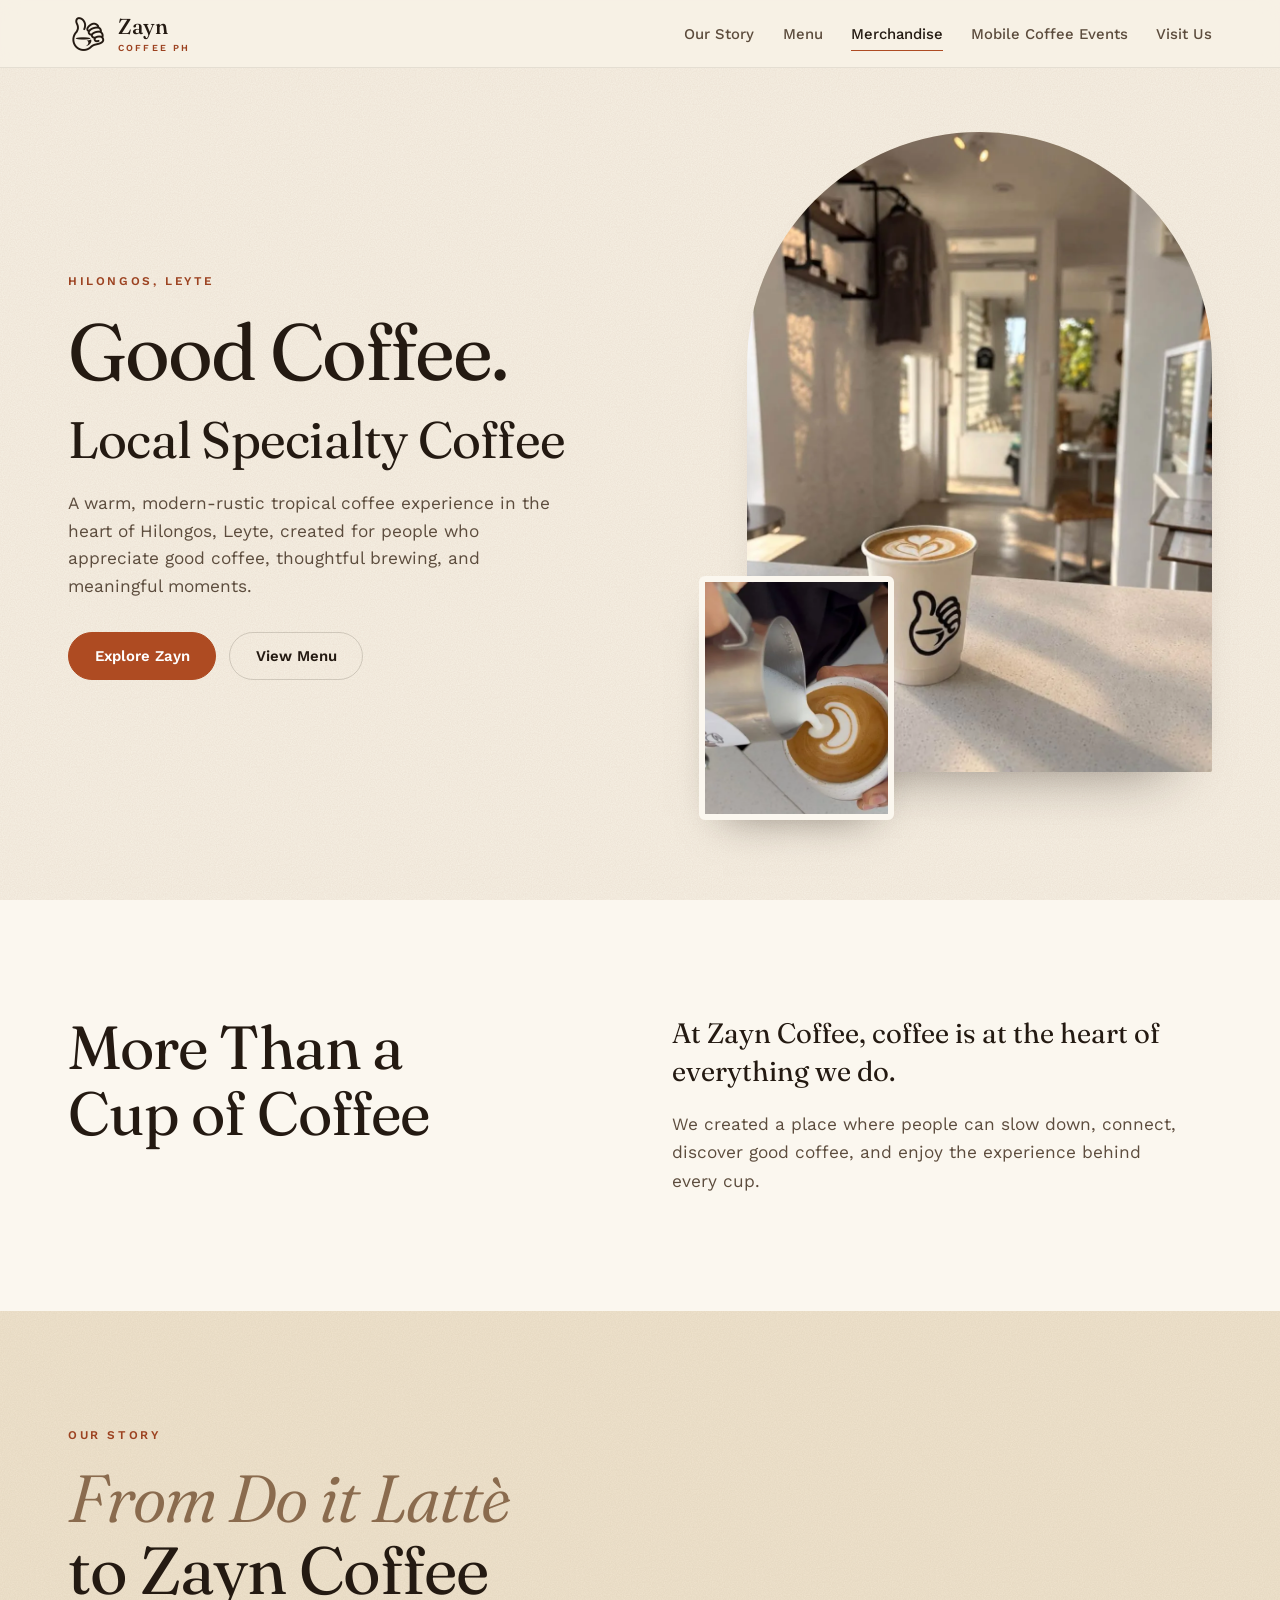
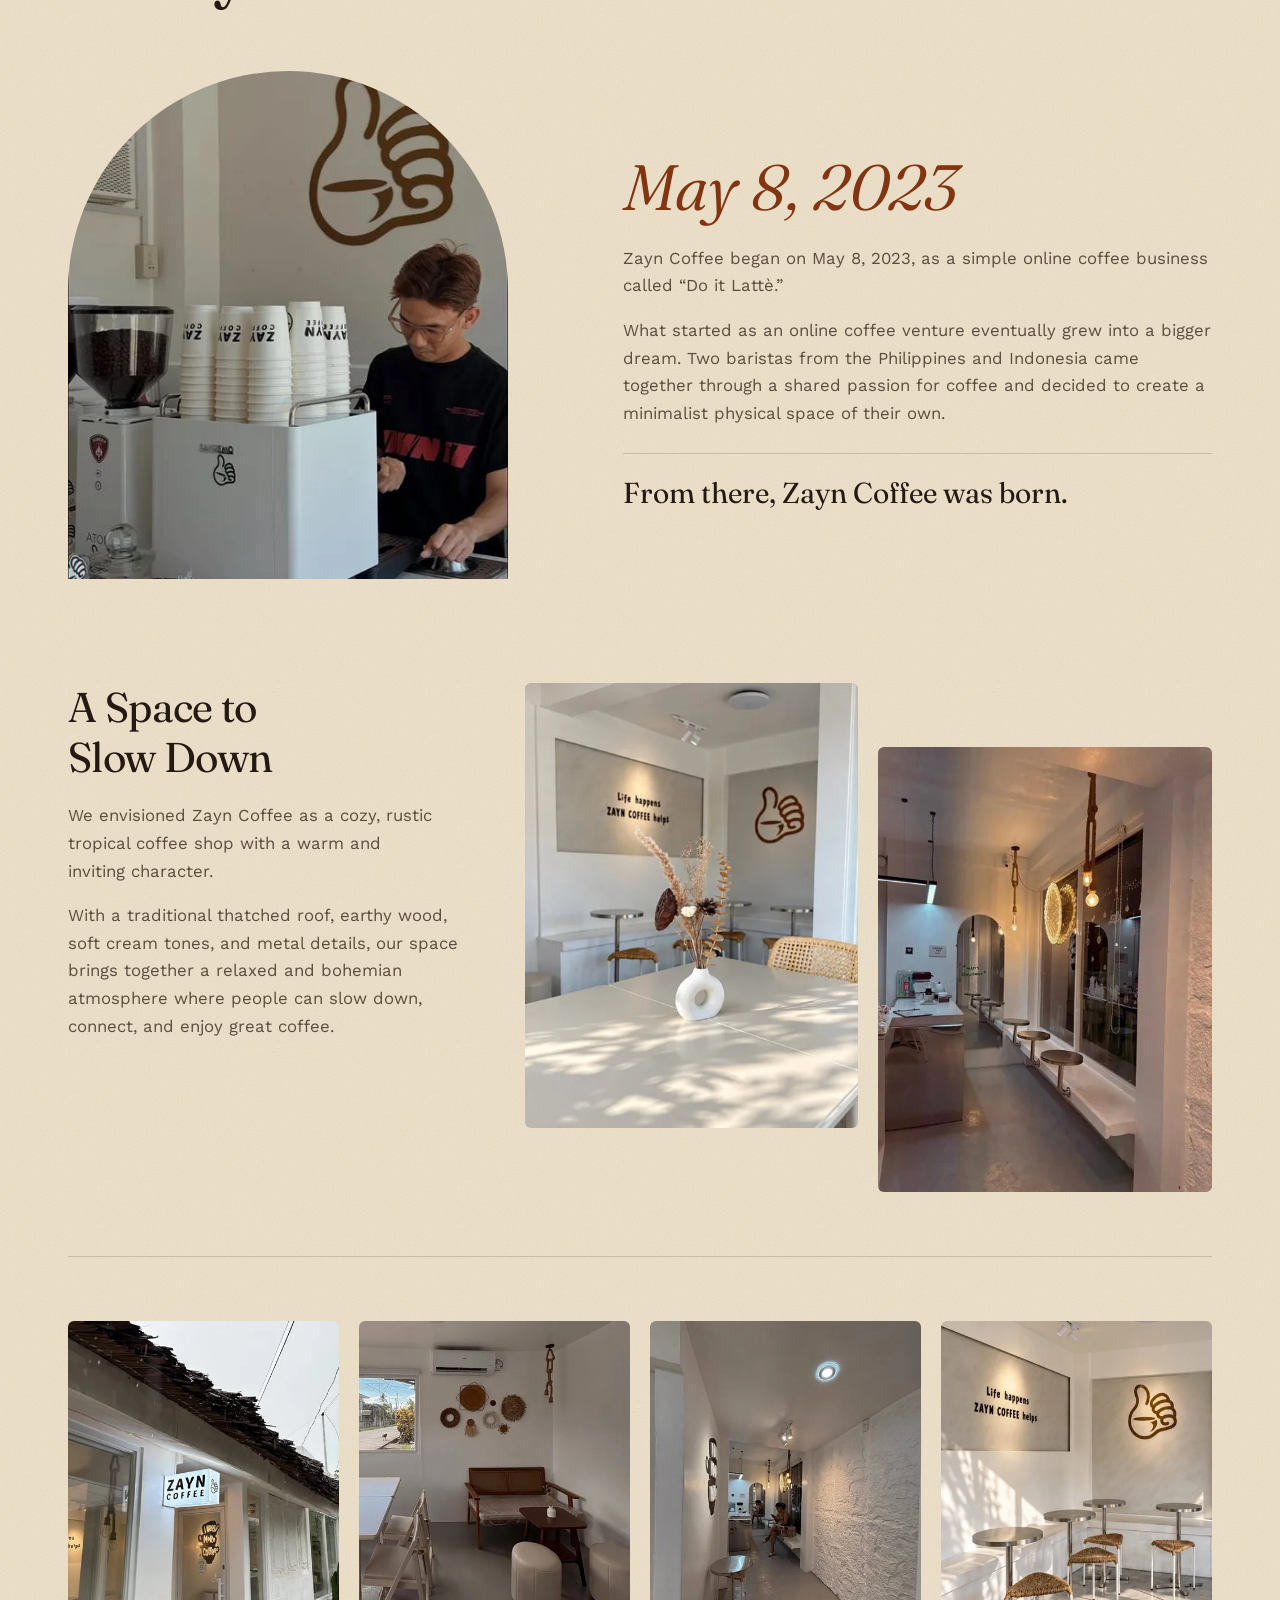
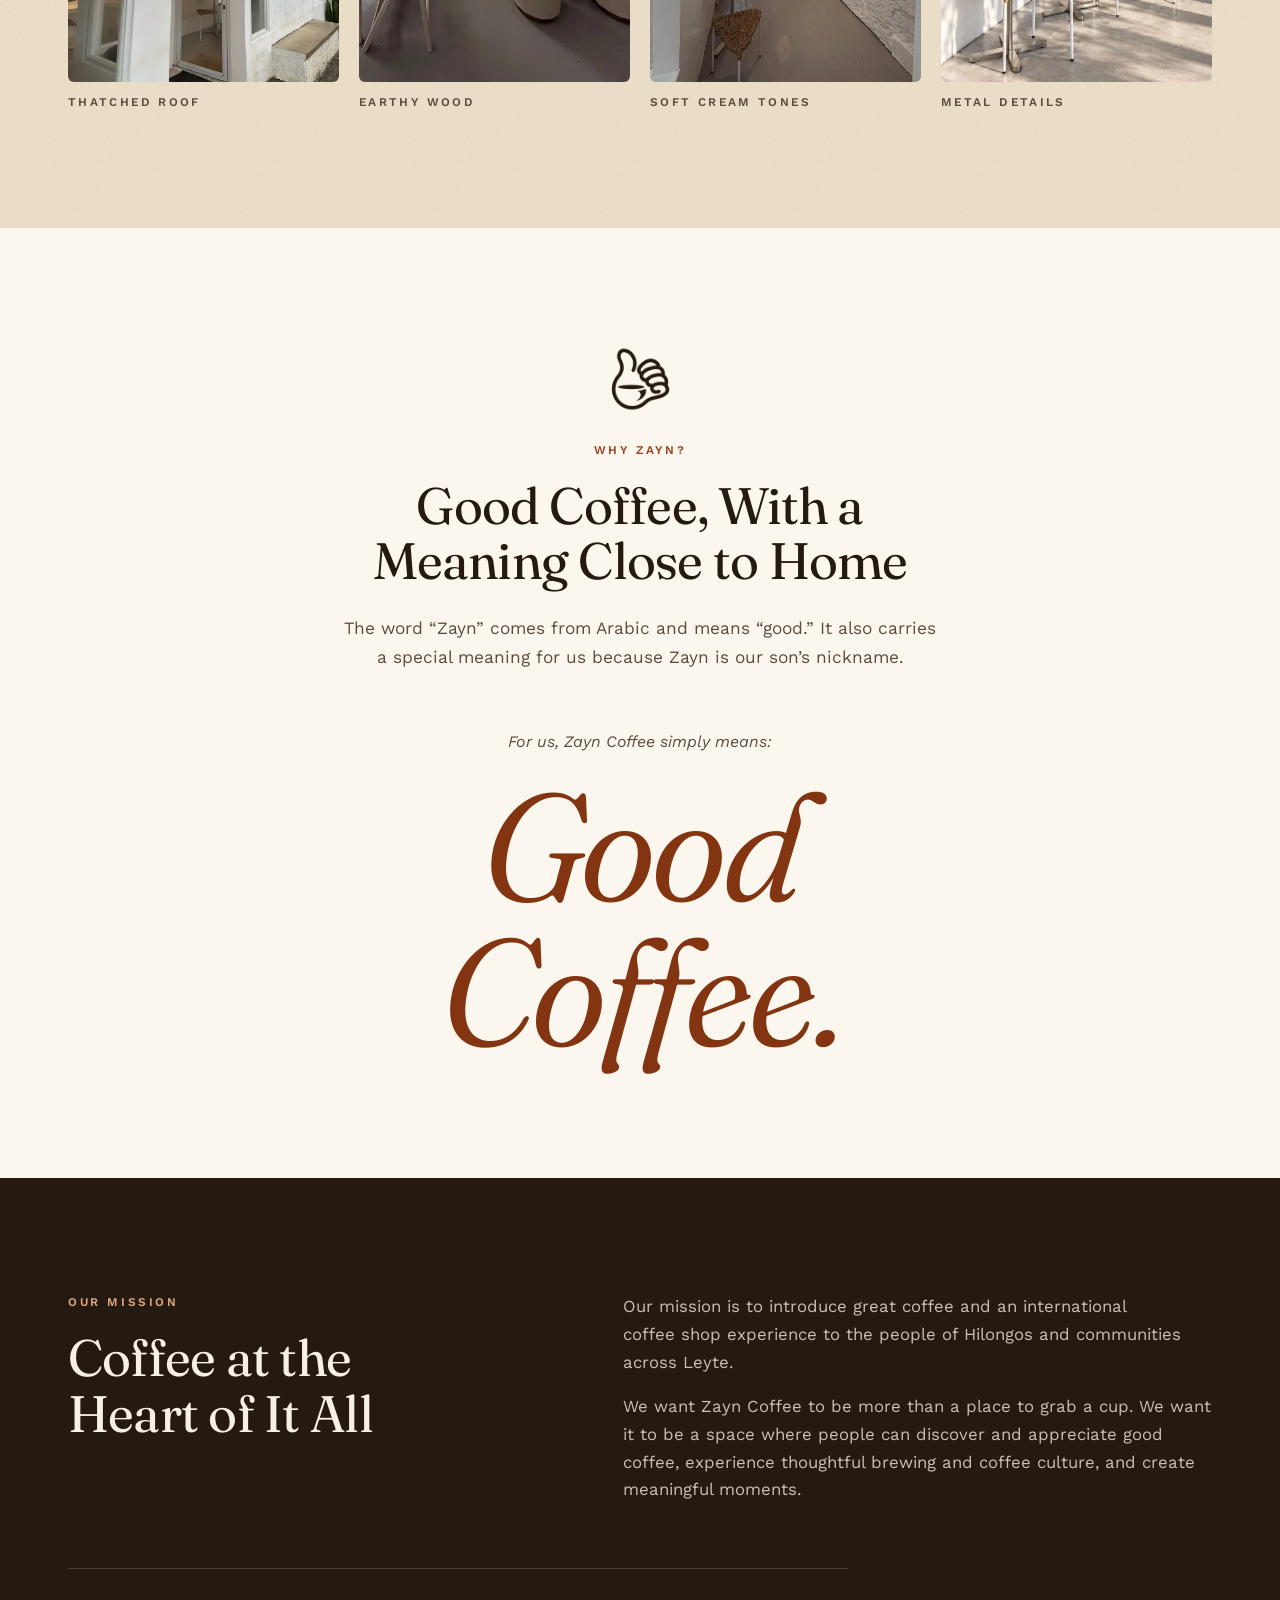
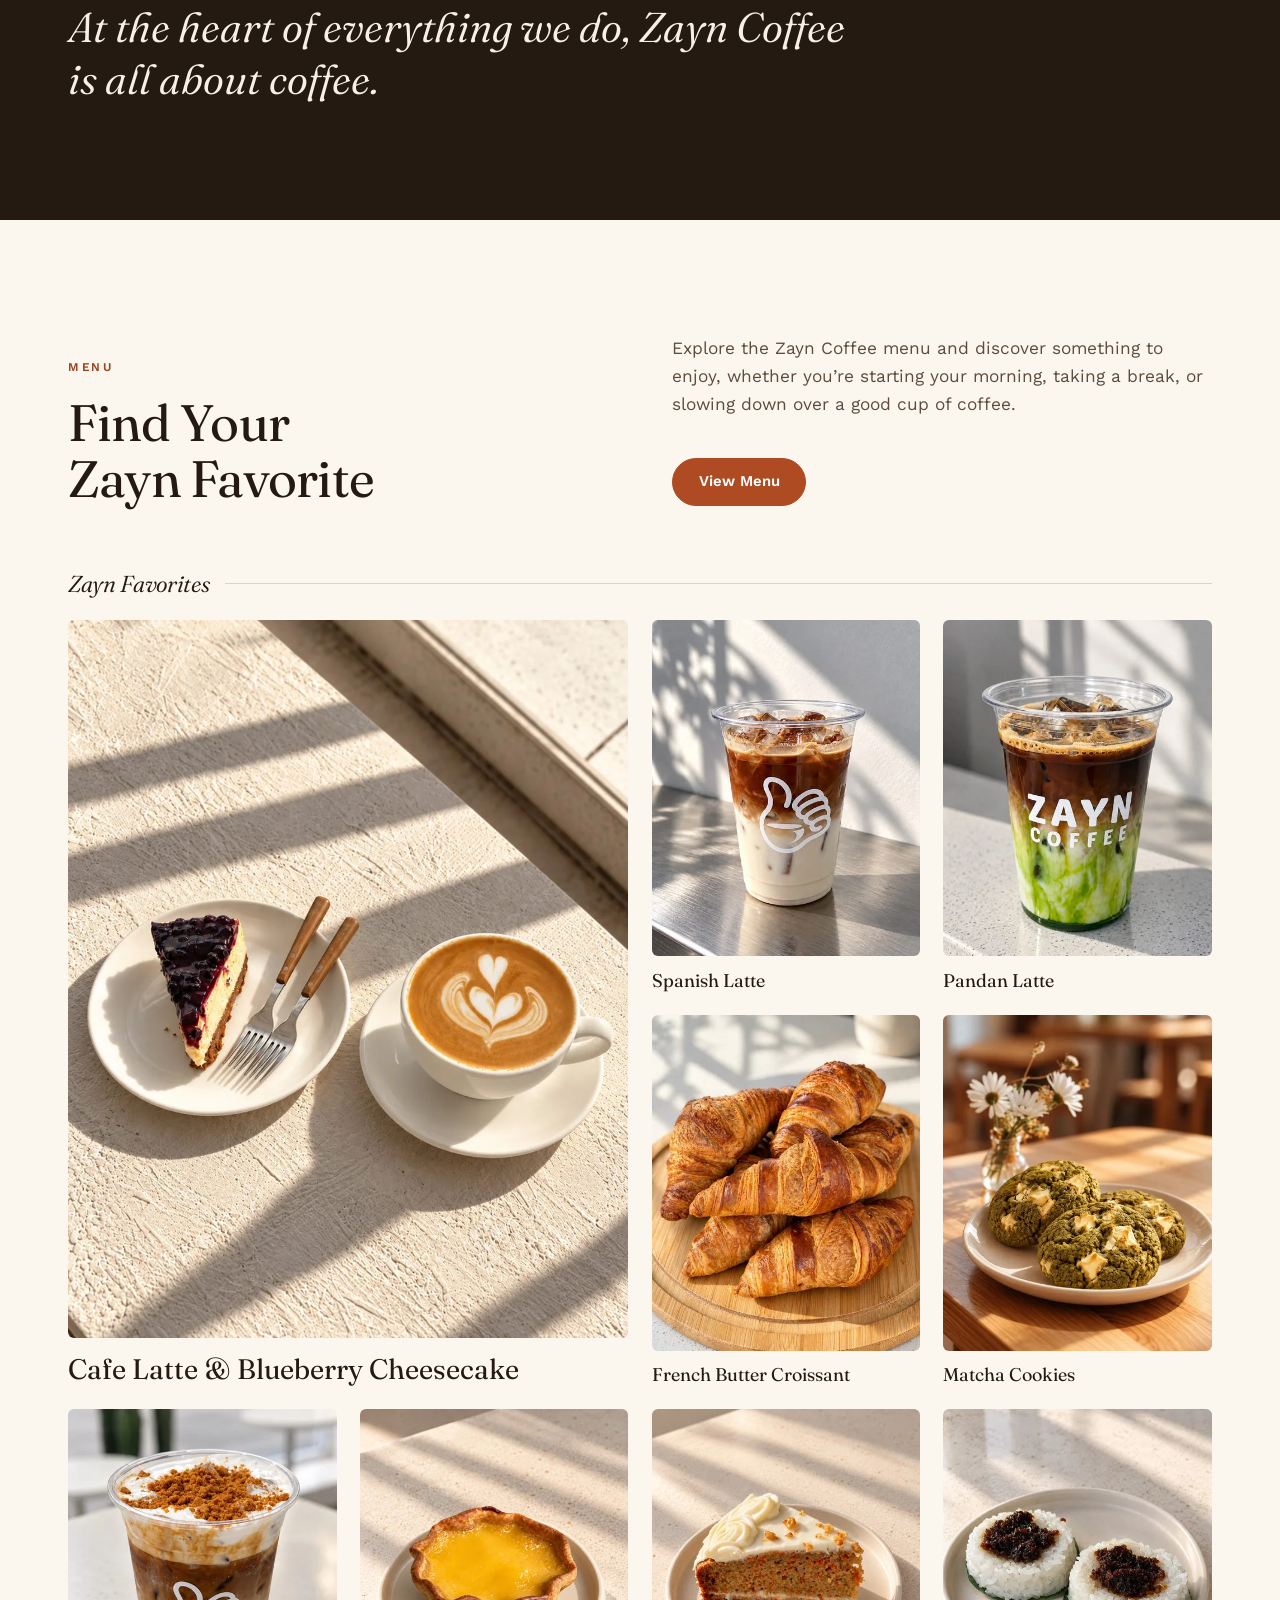
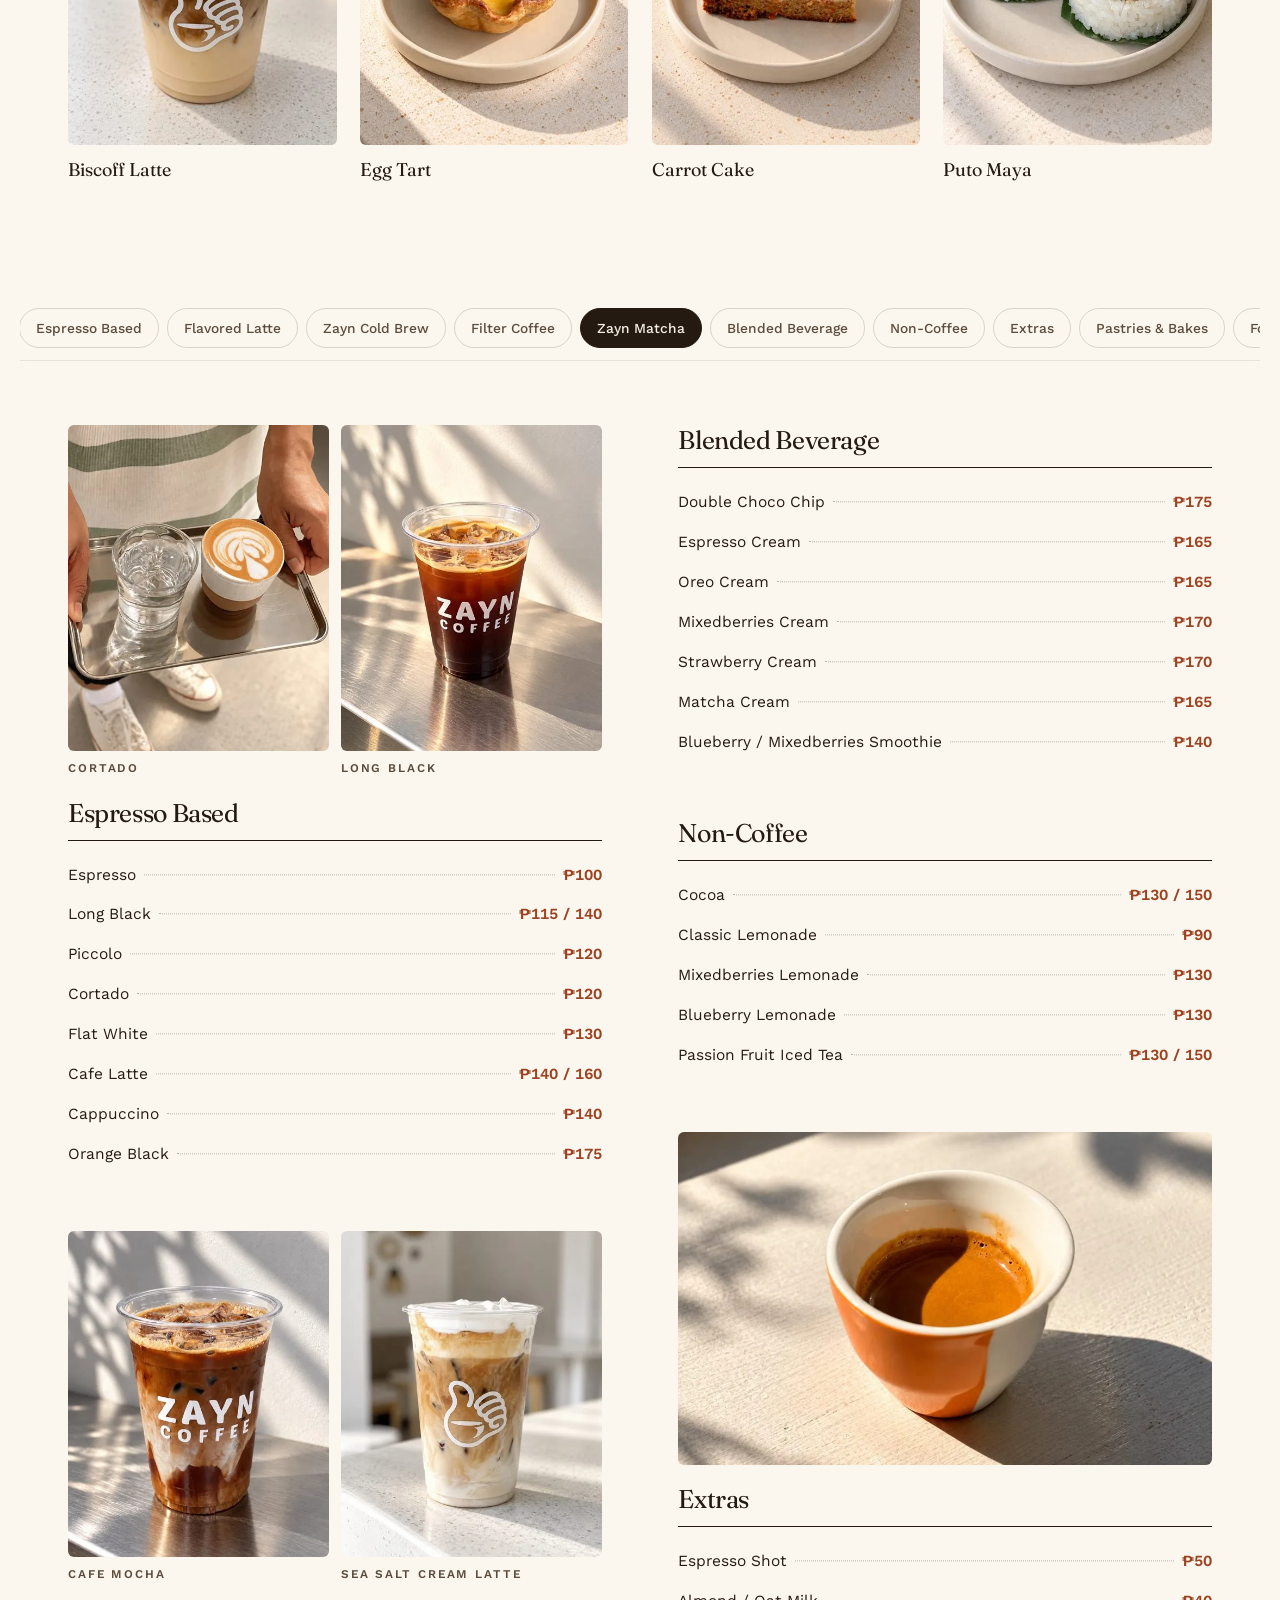
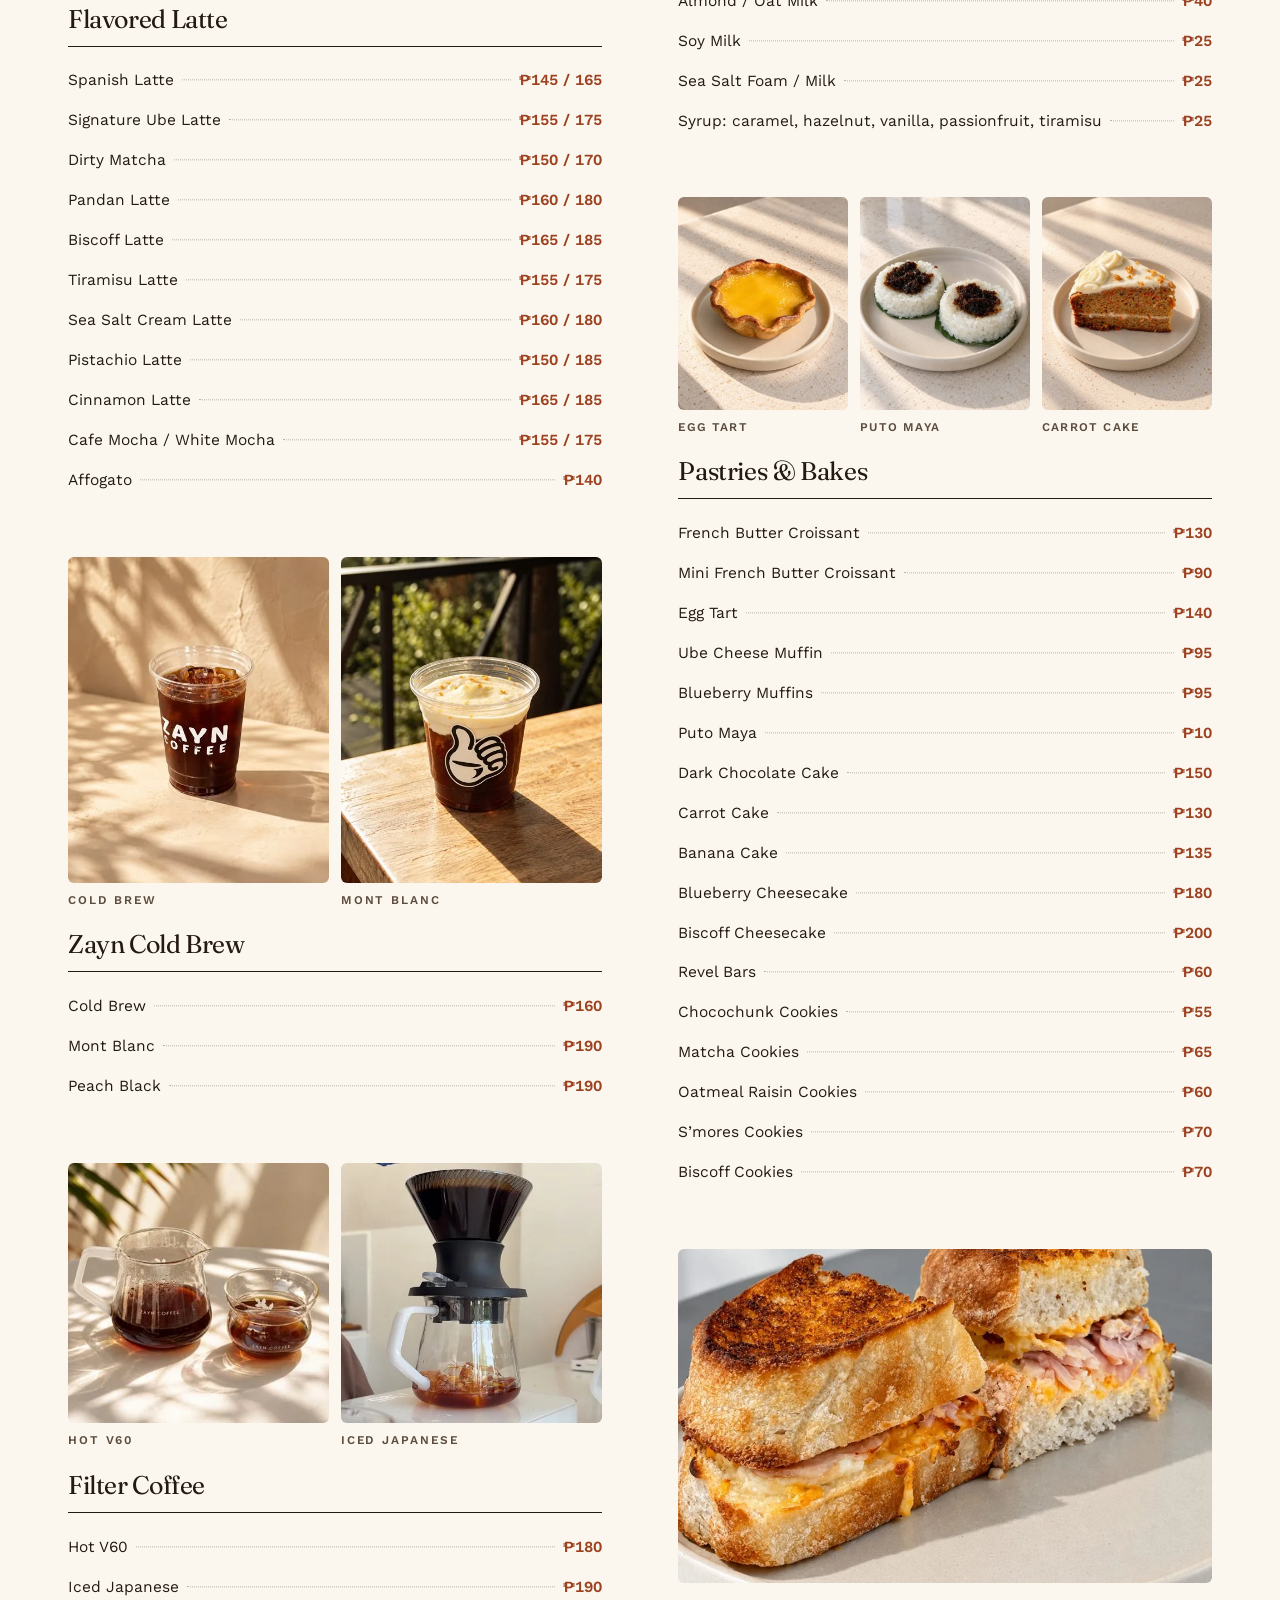
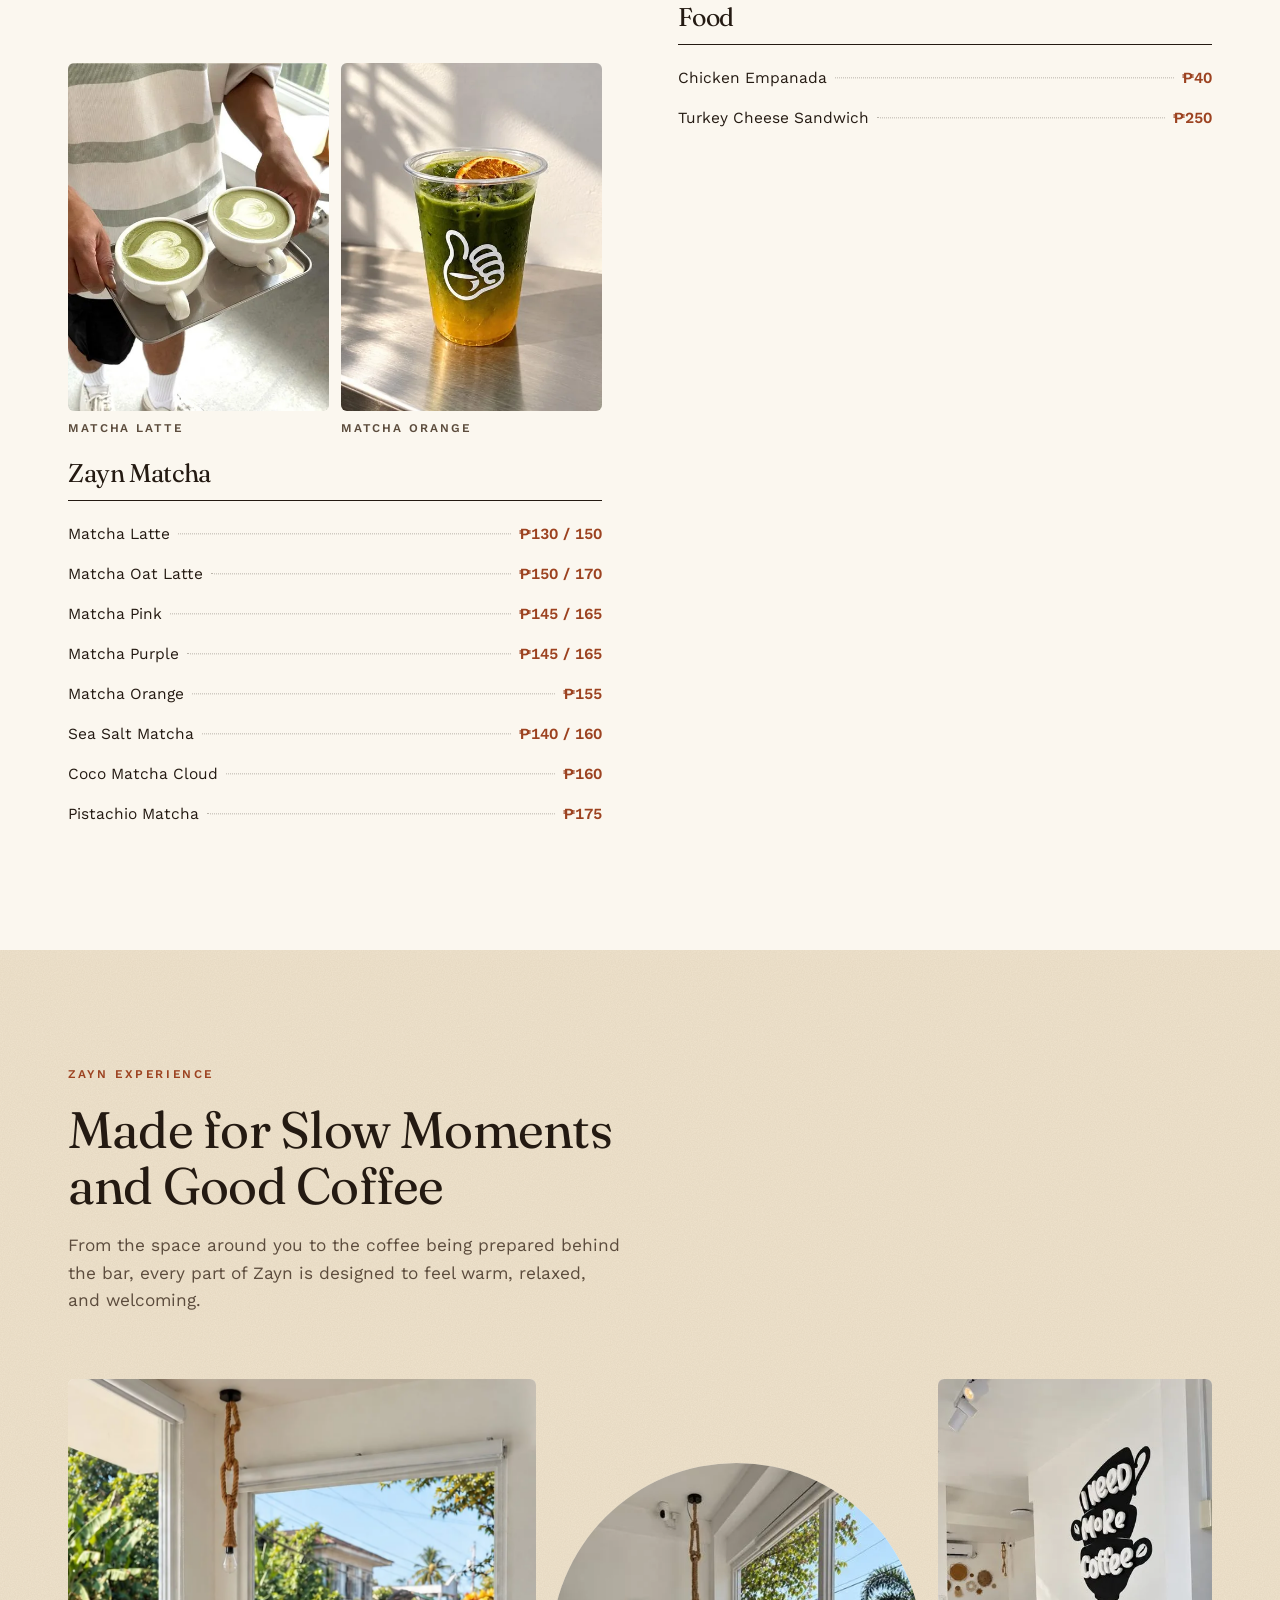
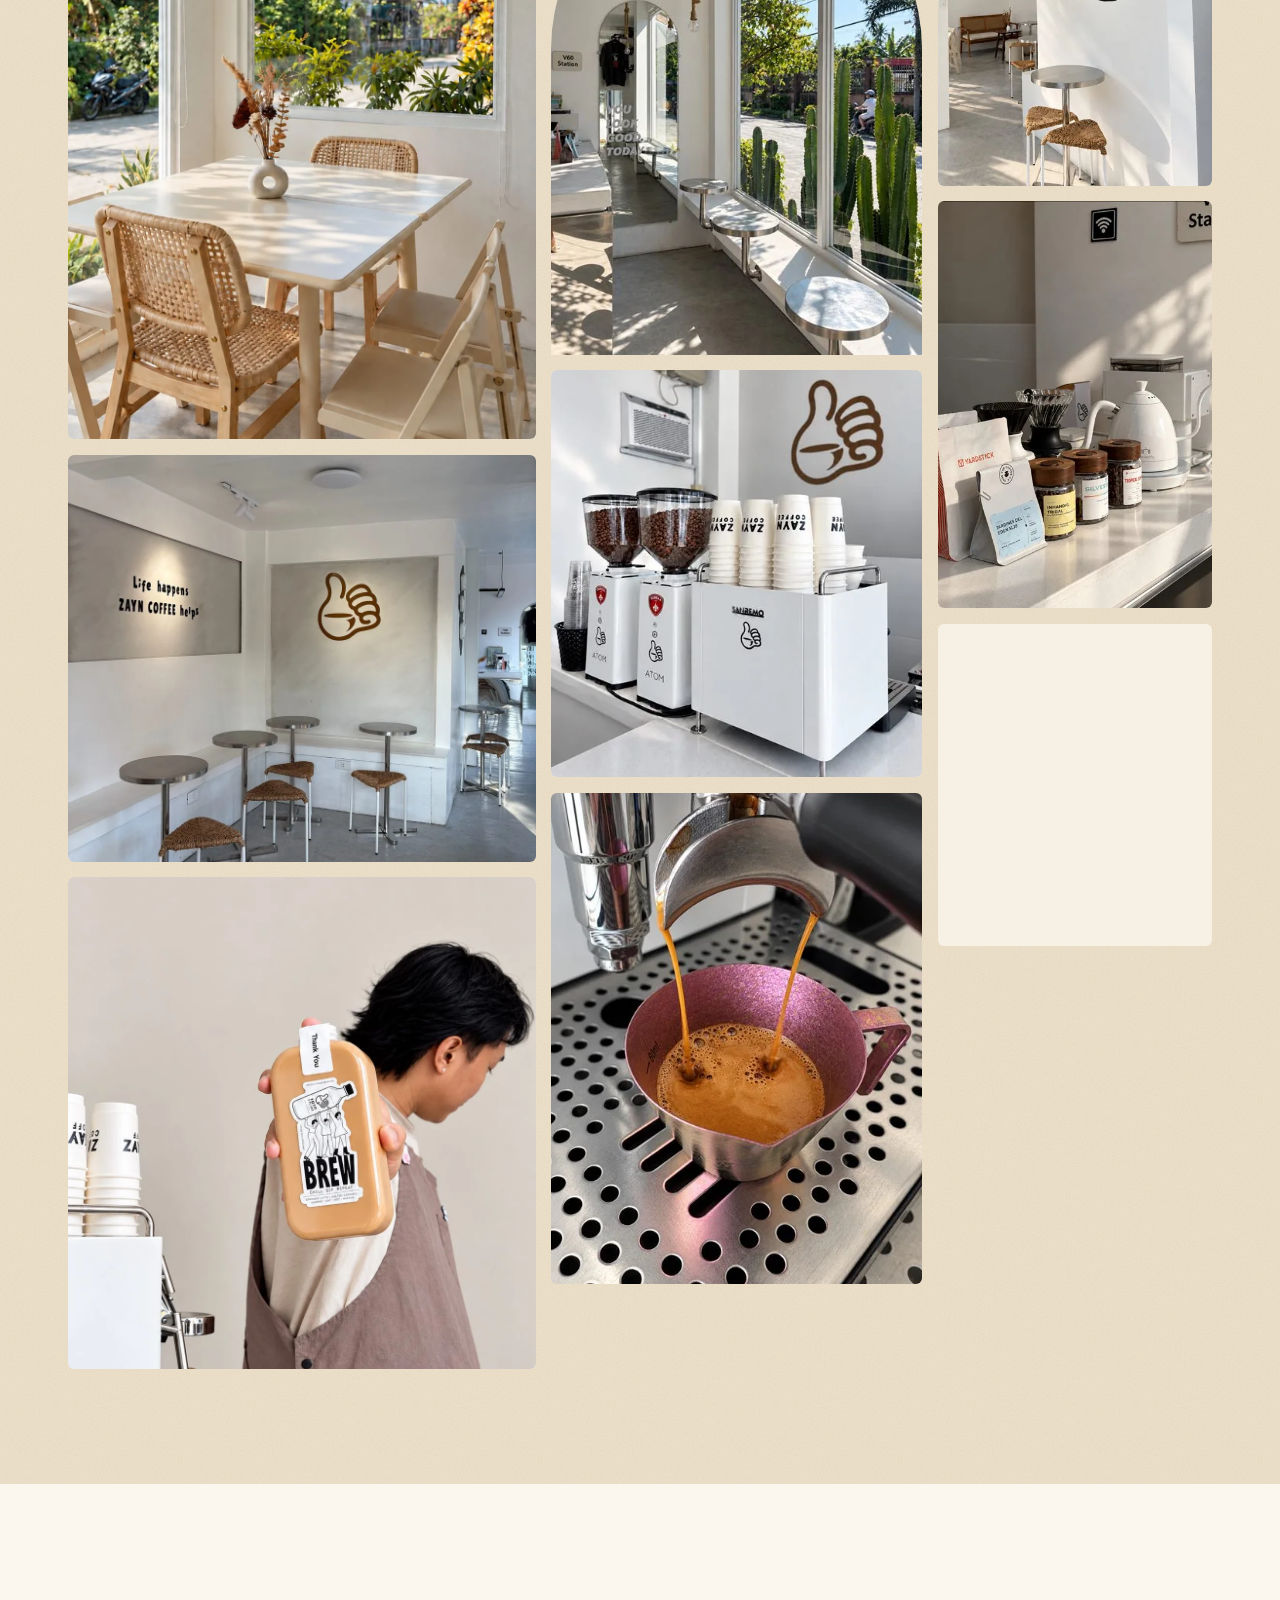
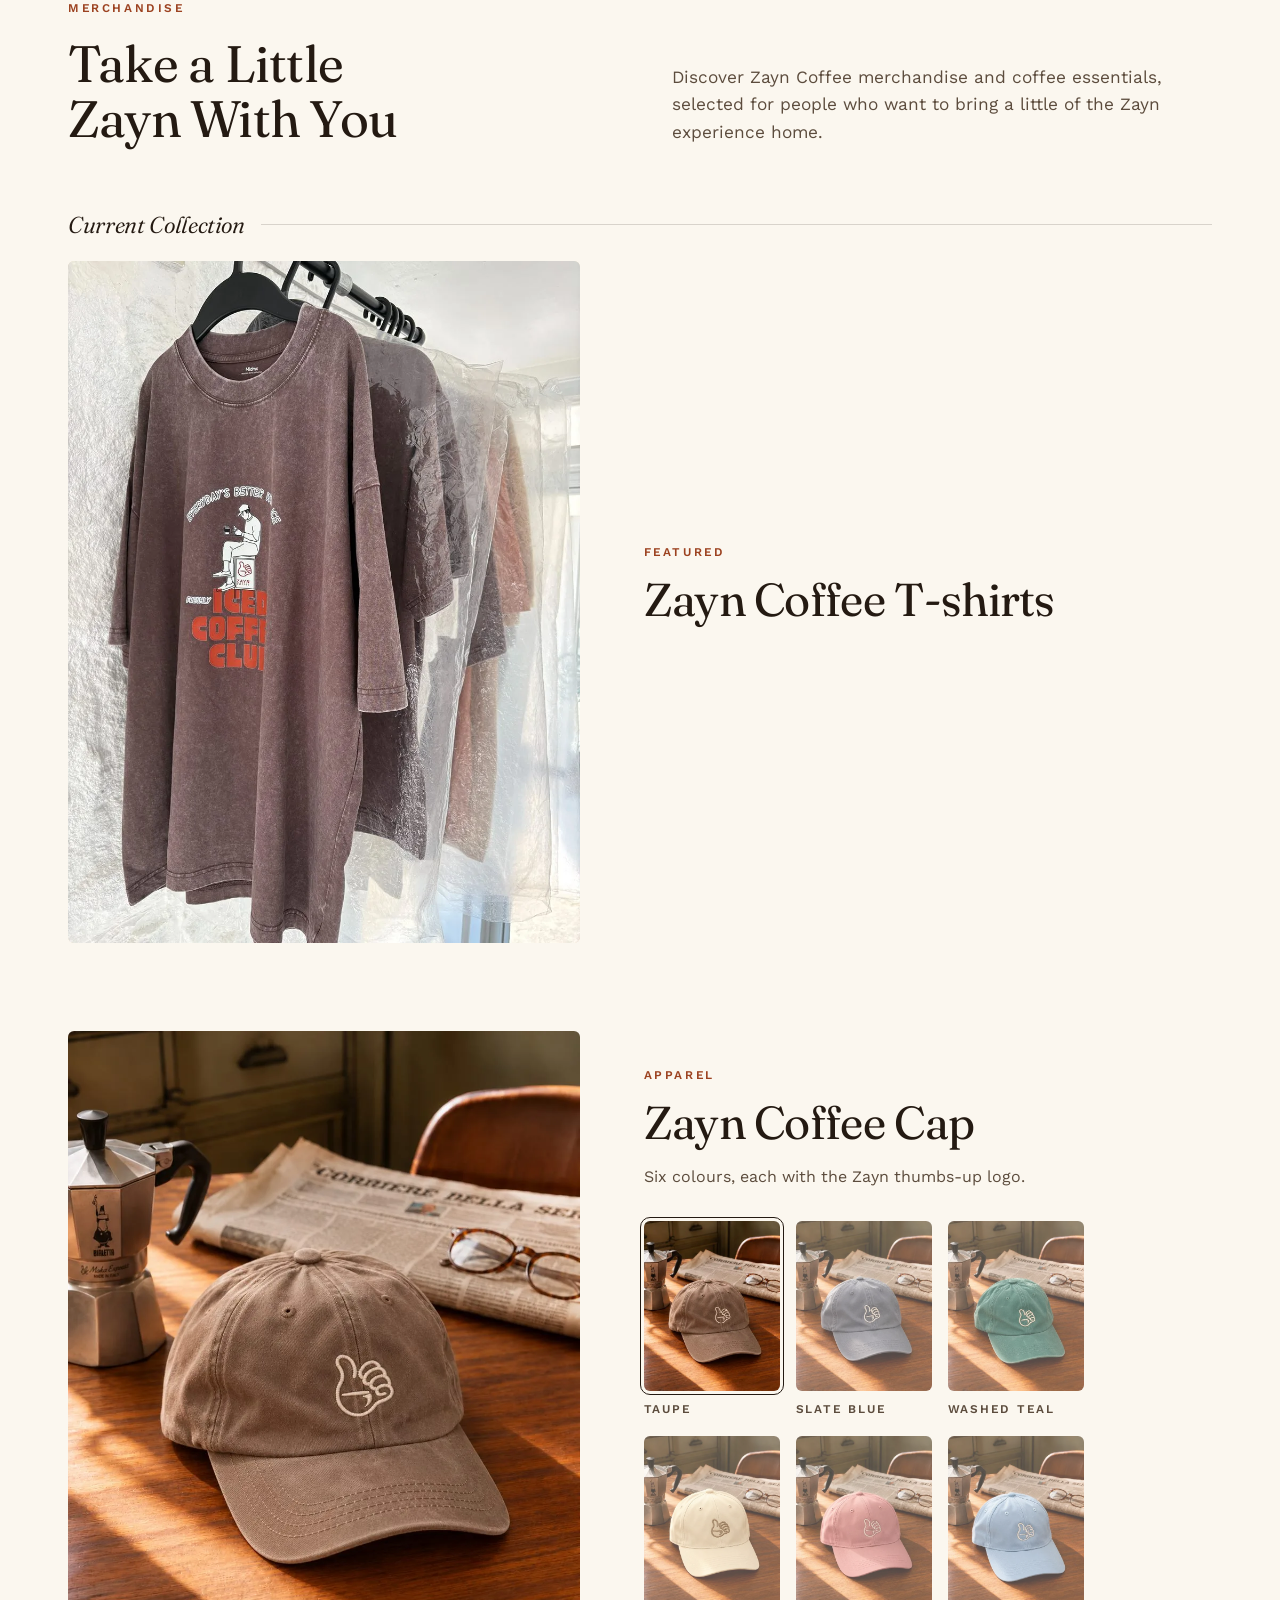
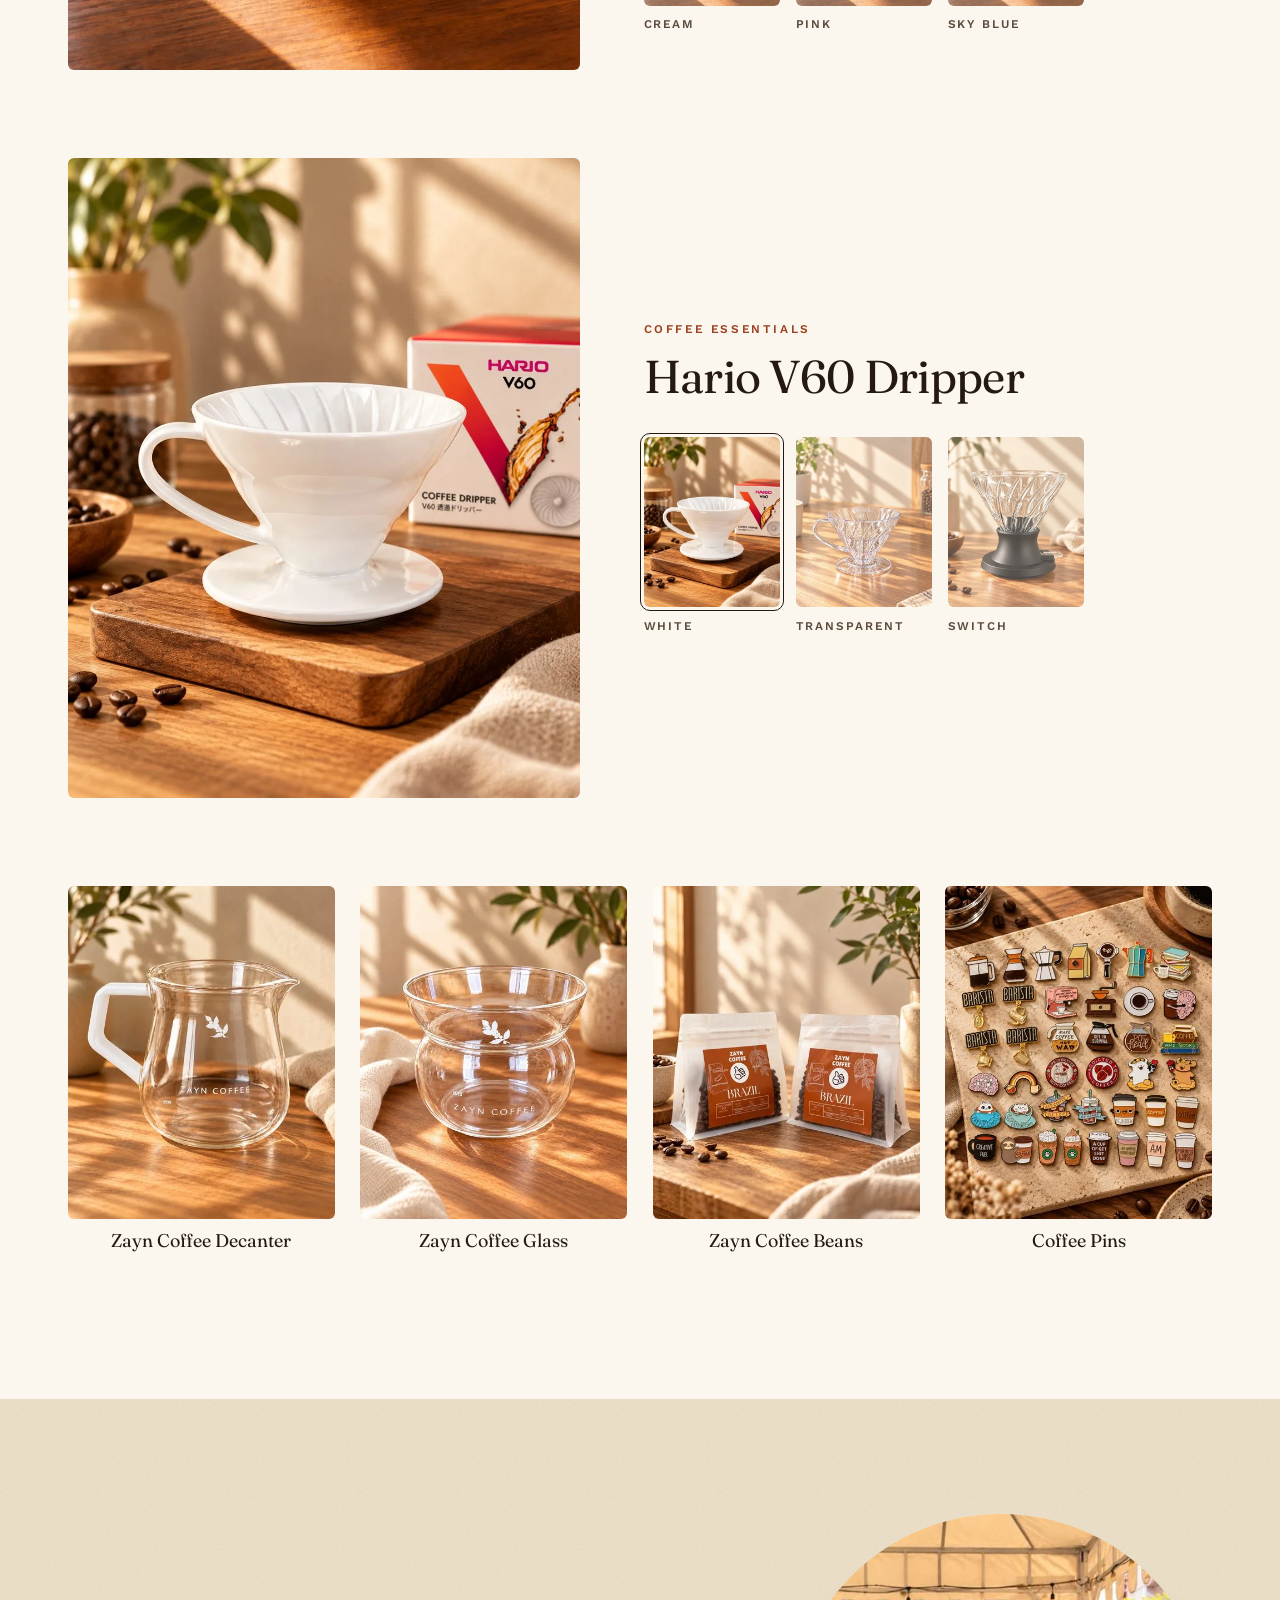
<file: index.html>
<!DOCTYPE html>
<html lang="en">
<head>
<meta charset="UTF-8">
<meta name="viewport" content="width=device-width, initial-scale=1.0">
<script>document.documentElement.classList.add('js');</script>

<title>Zayn Coffee PH | Specialty Coffee &amp; Café in Hilongos, Leyte</title>
<meta name="description" content="Discover Zayn Coffee PH in Hilongos, Leyte. Enjoy specialty coffee, matcha, pastries, and a cozy café atmosphere perfect for relaxing, catching up, or getting work done.">
<meta name="robots" content="index, follow, max-image-preview:large">
<!-- Google Search Console: paste the HTML-tag verification meta here, e.g. <meta name="google-site-verification" content="..."> -->
<meta name="theme-color" content="#F7F0E4">

<!-- ===== Social / link preview =====
     Public URL is currently the GitHub Pages address. If a custom domain is connected,
     replace https://lendezstudio.github.io/Zayn-Coffee-PH/ in canonical, og:url, og:image and twitter:image.
     The versioned filename (-v7) makes Facebook/Messenger fetch the new preview instead of a cached one.
     Image: client-supplied design (Zayn Coffee logo, "Good Coffee. Local Specialty Coffee.", Hilongos, Leyte over the window-seating photo). -->
<link rel="canonical" href="https://lendezstudio.github.io/Zayn-Coffee-PH/">
<meta property="og:url" content="https://lendezstudio.github.io/Zayn-Coffee-PH/">
<meta property="og:type" content="website">
<meta property="og:site_name" content="Zayn Coffee PH">
<meta property="og:locale" content="en_PH">
<meta property="og:title" content="Zayn Coffee PH | Café in Hilongos, Leyte">
<meta property="og:description" content="Bringing a city-inspired coffee experience to Hilongos, Leyte, with quality drinks, a calm atmosphere, and a space to work or unwind.">
<meta property="og:image" content="https://lendezstudio.github.io/Zayn-Coffee-PH/assets/img/og/zayn-coffee-og-v7.jpg">
<meta property="og:image:secure_url" content="https://lendezstudio.github.io/Zayn-Coffee-PH/assets/img/og/zayn-coffee-og-v7.jpg">
<meta property="og:image:type" content="image/jpeg">
<meta property="og:image:width" content="1731">
<meta property="og:image:height" content="909">
<meta property="og:image:alt" content="Zayn Coffee logo with the words Good Coffee. Local Specialty Coffee. Hilongos, Leyte, over sunlit window seating with cacti outside">
<meta name="twitter:card" content="summary_large_image">
<meta name="twitter:title" content="Zayn Coffee PH | Café in Hilongos, Leyte">
<meta name="twitter:description" content="Bringing a city-inspired coffee experience to Hilongos, Leyte, with quality drinks, a calm atmosphere, and a space to work or unwind.">
<meta name="twitter:image" content="https://lendezstudio.github.io/Zayn-Coffee-PH/assets/img/og/zayn-coffee-og-v7.jpg">
<meta name="twitter:image:alt" content="Zayn Coffee logo with the words Good Coffee. Local Specialty Coffee. Hilongos, Leyte, over sunlit window seating with cacti outside">

<!-- ===== Favicons (from the official Zayn Coffee logo; generated by tools/optimize-images.ps1) ===== -->
<link rel="icon" href="favicon.ico" sizes="16x16 32x32 48x48">
<link rel="icon" type="image/png" sizes="32x32" href="assets/icons/favicon-32.png">
<link rel="icon" type="image/png" sizes="16x16" href="assets/icons/favicon-16.png">
<link rel="icon" type="image/png" sizes="48x48" href="assets/icons/favicon-48.png">
<link rel="icon" type="image/png" sizes="192x192" href="assets/icons/icon-192.png">
<link rel="apple-touch-icon" sizes="180x180" href="assets/icons/apple-touch-icon.png">
<link rel="manifest" href="site.webmanifest">

<link rel="preconnect" href="https://fonts.googleapis.com">
<link rel="preconnect" href="https://fonts.gstatic.com" crossorigin>
<link href="https://fonts.googleapis.com/css2?family=Fraunces:ital,opsz,wght@0,9..144,300..600;1,9..144,300..500&family=Work+Sans:wght@400;500;600&display=swap" rel="stylesheet">
<link rel="preload" as="image" href="assets/img/hero/cup-hallway-960.webp" imagesrcset="assets/img/hero/cup-hallway-480.webp 480w, assets/img/hero/cup-hallway-960.webp 960w" imagesizes="(min-width: 960px) 40vw, 86vw">
<link rel="stylesheet" href="css/site.css?v=20261026">

<script type="application/ld+json">
{
  "@context": "https://schema.org",
  "@type": "CafeOrCoffeeShop",
  "@id": "https://lendezstudio.github.io/Zayn-Coffee-PH/#cafe",
  "name": "Zayn Coffee PH",
  "url": "https://lendezstudio.github.io/Zayn-Coffee-PH/",
  "description": "Specialty coffee café in Hilongos, Leyte serving espresso drinks, matcha, filter coffee and pastries in a cozy, rustic tropical space.",
  "logo": "https://lendezstudio.github.io/Zayn-Coffee-PH/assets/icons/icon-512.png",
  "image": [
    "https://lendezstudio.github.io/Zayn-Coffee-PH/assets/img/og/zayn-coffee-og-v7.jpg",
    "https://lendezstudio.github.io/Zayn-Coffee-PH/assets/img/visit/storefront-sunny-780.webp"
  ],
  "telephone": "+63 915 807 0601",
  "email": "zayncoffeeph@gmail.com",
  "address": {
    "@type": "PostalAddress",
    "streetAddress": "R.V. Villaflores St., Eastern Barangay",
    "addressLocality": "Hilongos",
    "addressRegion": "Leyte",
    "addressCountry": "PH"
  },
  "openingHoursSpecification": [{
    "@type": "OpeningHoursSpecification",
    "dayOfWeek": ["Monday", "Tuesday", "Wednesday", "Thursday", "Friday", "Saturday"],
    "opens": "07:30",
    "closes": "18:30"
  }],
  "servesCuisine": ["Coffee", "Specialty coffee", "Matcha", "Pastries"],
  "hasMenu": "https://lendezstudio.github.io/Zayn-Coffee-PH/#menu",
  "priceRange": "₱10–₱250",
  "currenciesAccepted": "PHP",
  "sameAs": [
    "https://www.facebook.com/share/1EYivoWXPC/",
    "https://www.instagram.com/zayn.coffeeph/",
    "https://www.tiktok.com/@zayn.coffeeshop"
  ]
}
</script>
</head>
<body>

<!-- Icon sprite: referenced with <use href="#i-..."> -->
<svg width="0" height="0" style="position:absolute" aria-hidden="true" focusable="false">
  <symbol id="i-facebook" viewBox="0 0 24 24"><path fill="currentColor" d="M13.5 21v-8.1h2.72l.41-3.16H13.5V7.75c0-.92.26-1.54 1.6-1.54h1.7V3.4c-.3-.04-1.3-.13-2.47-.13-2.44 0-4.11 1.49-4.11 4.22v2.35H7.5v3.16h2.72V21z"/></symbol>
  <symbol id="i-instagram" viewBox="0 0 24 24"><path fill="currentColor" d="M12 2.2c3.2 0 3.58.01 4.85.07 1.17.05 1.97.24 2.43.41.55.2.99.44 1.4.86.42.41.66.85.86 1.4.17.46.36 1.26.41 2.43.06 1.27.07 1.65.07 4.85s-.01 3.58-.07 4.85c-.05 1.17-.24 1.97-.41 2.43-.2.55-.44.99-.86 1.4-.41.42-.85.66-1.4.86-.46.17-1.26.36-2.43.41-1.27.06-1.65.07-4.85.07s-3.58-.01-4.85-.07c-1.17-.05-1.97-.24-2.43-.41-.55-.2-.99-.44-1.4-.86-.42-.41-.66-.85-.86-1.4-.17-.46-.36-1.26-.41-2.43C2.21 15.58 2.2 15.2 2.2 12s.01-3.58.07-4.85c.05-1.17.24-1.97.41-2.43.2-.55.44-.99.86-1.4.41-.42.85-.66 1.4-.86.46-.17 1.26-.36 2.43-.41C8.42 2.21 8.8 2.2 12 2.2zm0 1.8c-3.15 0-3.5.01-4.73.07-.96.04-1.48.2-1.82.34-.46.18-.78.39-1.13.73-.34.35-.55.67-.73 1.13-.14.34-.3.86-.34 1.82-.06 1.23-.07 1.58-.07 4.73s.01 3.5.07 4.73c.04.96.2 1.48.34 1.82.18.46.39.78.73 1.13.35.34.67.55 1.13.73.34.14.86.3 1.82.34 1.23.06 1.58.07 4.73.07s3.5-.01 4.73-.07c.96-.04 1.48-.2 1.82-.34.46-.18.78-.39 1.13-.73.34-.35.55-.67.73-1.13.14-.34.3-.86.34-1.82.06-1.23.07-1.58.07-4.73s-.01-3.5-.07-4.73c-.04-.96-.2-1.48-.34-1.82-.18-.46-.39-.78-.73-1.13-.35-.34-.67-.55-1.13-.73-.34-.14-.86-.3-1.82-.34C15.5 4.01 15.15 4 12 4zm0 3.4a4.6 4.6 0 1 1 0 9.2 4.6 4.6 0 0 1 0-9.2zm0 1.8a2.8 2.8 0 1 0 0 5.6 2.8 2.8 0 0 0 0-5.6zm5.85-2a1.08 1.08 0 1 1-2.15 0 1.08 1.08 0 0 1 2.15 0z"/></symbol>
  <symbol id="i-tiktok" viewBox="0 0 24 24"><path fill="currentColor" d="M12.53.02C13.84 0 15.14.01 16.44 0c.08 1.53.63 3.09 1.75 4.17 1.12 1.11 2.7 1.62 4.24 1.79v4.03c-1.44-.05-2.89-.35-4.2-.97-.57-.26-1.1-.59-1.62-.93-.01 2.92.01 5.84-.02 8.75-.08 1.4-.54 2.79-1.35 3.94-1.31 1.92-3.58 3.17-5.91 3.21-1.43.08-2.86-.31-4.08-1.03-2.02-1.19-3.44-3.37-3.65-5.71-.02-.5-.03-1-.01-1.49.18-1.9 1.12-3.72 2.58-4.96 1.66-1.44 3.98-2.13 6.15-1.72.02 1.48-.04 2.96-.04 4.44-.99-.32-2.15-.23-3.02.37-.63.41-1.11 1.04-1.36 1.75-.21.51-.15 1.07-.14 1.61.24 1.64 1.82 3.02 3.5 2.87 1.12-.01 2.19-.66 2.77-1.61.19-.33.4-.67.41-1.06.1-1.79.06-3.57.07-5.36.01-4.03-.01-8.05.02-12.07z"/></symbol>
  <symbol id="i-google" viewBox="0 0 24 24"><path fill="currentColor" d="M12.48 10.92v3.28h7.84c-.24 1.84-.85 3.19-1.79 4.13-1.15 1.15-2.93 2.4-6.05 2.4-4.83 0-8.6-3.89-8.6-8.72s3.77-8.72 8.6-8.72c2.6 0 4.51 1.03 5.91 2.35l2.31-2.31C18.75 1.44 16.13 0 12.48 0 5.87 0 .31 5.39.31 12s5.56 12 12.17 12c3.57 0 6.27-1.17 8.37-3.36 2.16-2.16 2.84-5.21 2.84-7.67 0-.76-.05-1.47-.17-2.05H12.48z"/></symbol>
  <symbol id="i-phone" viewBox="0 0 24 24"><path fill="currentColor" d="M6.6 10.8c1.4 2.8 3.8 5.1 6.6 6.6l2.2-2.2c.3-.3.7-.4 1-.2 1.1.4 2.3.6 3.6.6.6 0 1 .4 1 1V20c0 .6-.4 1-1 1C10.6 21 3 13.4 3 4c0-.6.4-1 1-1h3.5c.6 0 1 .4 1 1 0 1.3.2 2.5.6 3.6.1.3 0 .7-.2 1L6.6 10.8z"/></symbol>
  <symbol id="i-mail" viewBox="0 0 24 24"><g fill="none" stroke="currentColor" stroke-width="1.8" stroke-linejoin="round"><rect x="3" y="5" width="18" height="14" rx="1.5"/><path d="M3.5 6.5 12 13l8.5-6.5"/></g></symbol>
  <symbol id="i-pin" viewBox="0 0 24 24"><path fill="currentColor" d="M12 2C8.1 2 5 5.1 5 9c0 5.2 7 13 7 13s7-7.8 7-13c0-3.9-3.1-7-7-7zm0 9.5a2.5 2.5 0 1 1 0-5 2.5 2.5 0 0 1 0 5z"/></symbol>
</svg>

<a class="skip-link" href="#main">Skip to content</a>

<header class="site-header">
  <div class="wrap nav-inner">
    <a href="#top" class="brand">
      <img src="assets/img/brand/zayn-mark.png" alt="" class="brand-mark" width="160" height="160">
      <span class="brand-text">Zayn<span>Coffee PH</span></span>
    </a>
    <nav class="nav-desktop" aria-label="Primary">
      <ul class="nav-links">
        <li><a href="#story">Our Story</a></li>
        <li><a href="#menu">Menu</a></li>
        <li><a href="#merchandise">Merchandise</a></li>
        <li><a href="#events">Mobile Coffee Events</a></li>
        <li><a href="#visit">Visit Us</a></li>
      </ul>
    </nav>
    <button class="menu-toggle" type="button" aria-controls="mobile-menu" aria-expanded="false" aria-label="Open menu">
      <span></span><span></span><span></span>
    </button>
  </div>

  <div class="mobile-menu" id="mobile-menu">
    <nav aria-label="Mobile">
      <ul>
        <li><a href="#top">Home</a></li>
        <li><a href="#story">Our Story</a></li>
        <li><a href="#menu">Menu</a></li>
        <li><a href="#merchandise">Merchandise</a></li>
        <li><a href="#events">Mobile Coffee Events</a></li>
        <li><a href="#visit">Visit Us</a></li>
      </ul>
    </nav>
    <div class="mm-foot">
      <a class="mm-phone" href="tel:+639158070601">
        <svg class="icon" aria-hidden="true"><use href="#i-phone"/></svg>0915-807-0601
      </a>
      <ul class="social-icons" aria-label="Zayn Coffee on social media">
        <li><a href="https://www.facebook.com/share/1EYivoWXPC/" target="_blank" rel="noopener" aria-label="Facebook"><svg class="icon" aria-hidden="true"><use href="#i-facebook"/></svg></a></li>
        <li><a href="https://www.instagram.com/zayn.coffeeph/" target="_blank" rel="noopener" aria-label="Instagram"><svg class="icon" aria-hidden="true"><use href="#i-instagram"/></svg></a></li>
        <li><a href="https://www.tiktok.com/@zayn.coffeeshop" target="_blank" rel="noopener" aria-label="TikTok"><svg class="icon" aria-hidden="true"><use href="#i-tiktok"/></svg></a></li>
        <!-- PENDING CLIENT CONTENT: Google Business profile URL. Temporary Google Maps search link. -->
        <li><a href="https://www.google.com/maps/search/?api=1&amp;query=Zayn+Coffee+-+PH+Hilongos+Leyte" target="_blank" rel="noopener" aria-label="Google"><svg class="icon" aria-hidden="true"><use href="#i-google"/></svg></a></li>
      </ul>
    </div>
  </div>
</header>

<main id="main">

  <!-- ========== HERO ========== -->
  <section class="hero texture" id="top" aria-labelledby="hero-title">
    <div class="wrap hero-grid">
      <div class="hero-copy">
        <!-- H1 carries brand + location for search engines; the location line keeps its eyebrow look -->
        <h1 id="hero-title"><span class="label hero-kicker">Hilongos, Leyte</span><span class="sr-only">Zayn Coffee PH: </span><span class="hero-line">Good Coffee.</span> <span class="hero-line hero-line--sub">Local Specialty Coffee</span></h1>
        <p class="lede">A warm, modern-rustic tropical coffee experience in the heart of Hilongos, Leyte, created for people who appreciate good coffee, thoughtful brewing, and meaningful moments.</p>
        <div class="btn-row">
          <a href="#intro" class="btn btn-primary">Explore Zayn</a>
          <a href="#menu" class="btn btn-ghost">View Menu</a>
        </div>
      </div>

      <div class="hero-media">
        <div class="arch hero-arch">
          <img src="assets/img/hero/cup-hallway-960.webp"
               srcset="assets/img/hero/cup-hallway-480.webp 480w, assets/img/hero/cup-hallway-960.webp 960w"
               sizes="(min-width: 960px) 40vw, 86vw"
               width="960" height="1320" fetchpriority="high"
               alt="A Zayn Coffee cup with latte art on the counter inside Zayn Coffee in Hilongos">
        </div>
        <figure class="hero-detail">
          <img src="assets/img/hero/latte-art-pour-480.webp?v=20261007"
               srcset="assets/img/hero/latte-art-pour-480.webp?v=20261007 480w, assets/img/hero/latte-art-pour-960.webp?v=20261007 960w"
               sizes="(min-width: 960px) 16vw, 38vw"
               width="480" height="552"
               alt="Barista pouring latte art at Zayn Coffee">
        </figure>
      </div>
    </div>
  </section>

  <!-- ========== INTRODUCTION ========== -->
  <section class="intro section-pad" id="intro" aria-labelledby="intro-title">
    <div class="wrap intro-grid">
      <h2 id="intro-title" class="reveal">More Than a Cup of Coffee</h2>
      <div class="intro-copy reveal">
        <p class="statement">At Zayn Coffee, coffee is at the heart of everything we do.</p>
        <p>We created a place where people can slow down, connect, discover good coffee, and enjoy the experience behind every cup.</p>
      </div>
    </div>
  </section>

  <!-- ========== OUR STORY ========== -->
  <section class="story section-pad band-tint texture" id="story" aria-labelledby="story-title">
    <div class="wrap">

      <!-- Chapter: From Do it Lattè to Zayn Coffee -->
      <div class="story-origin">
        <div class="story-origin-head reveal">
          <p class="label">Our Story</p>
          <h2 id="story-title"><span class="was">From Do it Lattè</span> to Zayn Coffee</h2>
        </div>
        <p class="story-date reveal" aria-hidden="true">May 8, 2023</p>
        <figure class="story-origin-photo reveal">
          <div class="arch">
            <img src="assets/img/story/barista-espresso-machine-480.webp"
                 srcset="assets/img/story/barista-espresso-machine-480.webp 480w, assets/img/story/barista-espresso-machine-960.webp 960w"
                 sizes="(min-width: 960px) 30vw, 80vw" width="480" height="555" loading="lazy" decoding="async"
                 alt="Barista preparing coffee at Zayn Coffee">
          </div>
        </figure>
        <div class="story-origin-copy reveal">
          <p>Zayn Coffee began on May 8, 2023, as a simple online coffee business called &ldquo;Do it Lattè.&rdquo;</p>
          <p>What started as an online coffee venture eventually grew into a bigger dream. Two baristas from the Philippines and Indonesia came together through a shared passion for coffee and decided to create a minimalist physical space of their own.</p>
          <p class="pull">From there, Zayn Coffee was born.</p>
        </div>
      </div>

      <!-- Chapter: A Space to Slow Down -->
      <div class="story-space">
        <div class="story-space-copy reveal">
          <h3>A Space to Slow Down</h3>
          <p>We envisioned Zayn Coffee as a cozy, rustic tropical coffee shop with a warm and inviting character.</p>
          <p>With a traditional thatched roof, earthy wood, soft cream tones, and metal details, our space brings together a relaxed and bohemian atmosphere where people can slow down, connect, and enjoy great coffee.</p>
        </div>
        <div class="story-space-photos">
          <figure class="sp sp--tall reveal">
            <img src="assets/img/story/table-dried-flowers-480.webp"
                 srcset="assets/img/story/table-dried-flowers-480.webp 480w, assets/img/story/table-dried-flowers-960.webp 960w"
                 sizes="(min-width: 960px) 27vw, 45vw" width="480" height="606" loading="lazy" decoding="async"
                 alt="A table with a vase of dried flowers in the seating area at Zayn Coffee">
          </figure>
          <figure class="sp sp--tall sp--offset reveal">
            <img src="assets/img/story/pendant-lights-arch-480.webp"
                 srcset="assets/img/story/pendant-lights-arch-480.webp 480w, assets/img/story/pendant-lights-arch-960.webp 960w"
                 sizes="(min-width: 960px) 27vw, 45vw" width="480" height="640" loading="lazy" decoding="async"
                 alt="Rope pendant lights and an arched mirror inside Zayn Coffee in Hilongos">
          </figure>
        </div>
      </div>

      <!-- Materials strip: labels are taken from the approved copy above. Whole photos, uncropped;
           --ar is each photo's width/height so every photo in the row shares one height. -->
      <ul class="materials" aria-label="Materials of the Zayn Coffee space">
        <li class="reveal" style="--ar: 0.75">
          <img src="assets/img/story/entrance-thatched-roof-480.webp"
               srcset="assets/img/story/entrance-thatched-roof-480.webp 480w, assets/img/story/entrance-thatched-roof-960.webp 960w"
               sizes="(min-width: 760px) 20vw, 170px" width="480" height="640" loading="lazy" decoding="async"
               alt="The entrance of Zayn Coffee beneath its thatched roof, with the lit ZAYN COFFEE sign">
          <span>Thatched roof</span>
        </li>
        <li class="reveal" style="--ar: 0.75">
          <img src="assets/img/story/earthy-dining-corner-480.webp"
               srcset="assets/img/story/earthy-dining-corner-480.webp 480w, assets/img/story/earthy-dining-corner-960.webp 960w"
               sizes="(min-width: 760px) 20vw, 170px" width="480" height="640" loading="lazy" decoding="async"
               alt="A wood and rattan bench, wooden side table and woven wall decor in the dining corner at Zayn Coffee">
          <span>Earthy wood</span>
        </li>
        <li class="reveal" style="--ar: 0.75">
          <img src="assets/img/story/textured-cream-wall-480.webp"
               srcset="assets/img/story/textured-cream-wall-480.webp 480w, assets/img/story/textured-cream-wall-960.webp 960w"
               sizes="(min-width: 760px) 20vw, 170px" width="480" height="640" loading="lazy" decoding="async"
               alt="A textured cream wall and seating along a hallway inside Zayn Coffee">
          <span>Soft cream tones</span>
        </li>
        <li class="reveal" style="--ar: 0.75">
          <img src="assets/img/story/metal-details-480.webp?v=2"
               srcset="assets/img/story/metal-details-480.webp?v=2 480w, assets/img/story/metal-details-939.webp?v=2 939w"
               sizes="(min-width: 760px) 20vw, 170px" width="480" height="640" loading="lazy" decoding="async"
               alt="Round metal tables and woven stools in sunlight beneath a “Life happens, Zayn Coffee helps” wall sign">
          <span>Metal details</span>
        </li>
      </ul>
    </div>
  </section>

  <!-- ========== WHY ZAYN ========== -->
  <section class="why section-pad" id="why-zayn" aria-labelledby="why-title">
    <div class="wrap why-inner">
      <img class="why-seal reveal" src="assets/img/brand/zayn-mark.png" alt="" width="160" height="160" loading="lazy" decoding="async">
      <p class="label reveal">Why Zayn?</p>
      <h2 id="why-title" class="reveal">Good Coffee, With a Meaning Close to Home</h2>
      <p class="why-copy reveal">The word &ldquo;Zayn&rdquo; comes from Arabic and means &ldquo;good.&rdquo; It also carries a special meaning for us because Zayn is our son&rsquo;s nickname.</p>
      <p class="why-lead reveal">For us, Zayn Coffee simply means:</p>
      <p class="why-big reveal">Good Coffee.</p>
    </div>
  </section>

  <!-- ========== MISSION ========== -->
  <section class="mission section-pad band-dark" id="mission" aria-labelledby="mission-title">
    <div class="wrap mission-grid">
      <div class="mission-head reveal">
        <p class="label">Our Mission</p>
        <h2 id="mission-title">Coffee at the Heart of It All</h2>
      </div>
      <div class="mission-copy reveal">
        <p>Our mission is to introduce great coffee and an international coffee shop experience to the people of Hilongos and communities across Leyte.</p>
        <p>We want Zayn Coffee to be more than a place to grab a cup. We want it to be a space where people can discover and appreciate good coffee, experience thoughtful brewing and coffee culture, and create meaningful moments.</p>
      </div>
      <p class="mission-close reveal">At the heart of everything we do, Zayn Coffee is all about coffee.</p>
    </div>
  </section>

  <!-- ========== MENU ========== -->
  <section class="menu section-pad" id="menu" aria-labelledby="menu-title">
    <div class="wrap">
      <div class="section-head reveal">
        <div>
          <p class="label">Menu</p>
          <h2 id="menu-title">Find Your Zayn Favorite</h2>
        </div>
        <div>
          <p class="lede">Explore the Zayn Coffee menu and discover something to enjoy, whether you&rsquo;re starting your morning, taking a break, or slowing down over a good cup of coffee.</p>
          <a href="#full-menu" class="btn btn-primary">View Menu</a>
        </div>
      </div>

      <!-- Drink menu and prices updated from Zayn Coffee's menu (2026-10-13); pastries and food confirmed 2026-09-29. -->

      <!-- Featured items: image-led. Add or swap an item by copying one <li>. -->
      <h3 class="sub-head">Zayn Favorites</h3>
      <ul class="favorites">
        <li class="fav fav--lead reveal">
          <!-- Lead photo: name only (no price), on request; names match the menu -->
          <img src="assets/img/menu/latte-cheesecake-tray-960.webp" srcset="assets/img/menu/latte-cheesecake-tray-480.webp 480w, assets/img/menu/latte-cheesecake-tray-960.webp 960w" sizes="(min-width: 960px) 38vw, 78vw" width="960" height="1200" loading="lazy" decoding="async" alt="A latte with heart latte art and a slice of blueberry cheesecake on a sunlit table at Zayn Coffee">
          <p class="fav-name">Cafe Latte &amp; Blueberry Cheesecake</p>
        </li>
        <li class="fav reveal">
          <img src="assets/img/menu/spanish-latte-iced-480.webp" srcset="assets/img/menu/spanish-latte-iced-480.webp 480w, assets/img/menu/spanish-latte-iced-960.webp 960w" sizes="(min-width: 960px) 19vw, 60vw" width="480" height="640" loading="lazy" decoding="async" alt="Iced Spanish Latte in a Zayn Coffee cup on a steel counter">
          <p class="fav-name">Spanish Latte</p>
        </li>
        <li class="fav reveal">
          <!-- Pandan Latte: client photo (October 5) -->
          <img src="assets/img/menu/pandan-latte-480.webp" srcset="assets/img/menu/pandan-latte-480.webp 480w, assets/img/menu/pandan-latte-960.webp 960w" sizes="(min-width: 960px) 19vw, 60vw" width="480" height="640" loading="lazy" decoding="async" alt="Iced Pandan Latte with espresso over green pandan milk in a ZAYN COFFEE cup">
          <p class="fav-name">Pandan Latte</p>
        </li>
        <li class="fav reveal">
          <img src="assets/img/menu/butter-croissant-480.webp" srcset="assets/img/menu/butter-croissant-480.webp 480w, assets/img/menu/butter-croissant-960.webp 960w" sizes="(min-width: 960px) 19vw, 60vw" width="480" height="640" loading="lazy" decoding="async" alt="French butter croissants piled on a wooden board in morning light at Zayn Coffee">
          <p class="fav-name">French Butter Croissant</p>
        </li>
        <li class="fav reveal">
          <img src="assets/img/menu/matcha-cookies-480.webp" srcset="assets/img/menu/matcha-cookies-480.webp 480w, assets/img/menu/matcha-cookies-960.webp 960w" sizes="(min-width: 960px) 19vw, 60vw" width="480" height="640" loading="lazy" decoding="async" alt="Matcha white chocolate cookies on a plate beside a small vase of daisies at Zayn Coffee">
          <p class="fav-name">Matcha Cookies</p>
        </li>
        <!-- Best-sellers named by Zayn Coffee (October 10) -->
        <li class="fav reveal">
          <img src="assets/img/menu/biscoff-latte-480.webp" srcset="assets/img/menu/biscoff-latte-480.webp 480w, assets/img/menu/biscoff-latte-960.webp 960w" sizes="(min-width: 960px) 19vw, 60vw" width="480" height="640" loading="lazy" decoding="async" alt="Iced Biscoff Latte topped with cream and crushed Biscoff in a Zayn Coffee cup">
          <p class="fav-name">Biscoff Latte</p>
        </li>
        <li class="fav reveal">
          <img src="assets/img/menu/egg-tart-480.webp" srcset="assets/img/menu/egg-tart-480.webp 480w, assets/img/menu/egg-tart-960.webp 960w" sizes="(min-width: 960px) 19vw, 60vw" width="480" height="625" loading="lazy" decoding="async" alt="An Egg Tart with a golden custard filling on a cream plate in sunlight">
          <p class="fav-name">Egg Tart</p>
        </li>
        <li class="fav reveal">
          <img src="assets/img/menu/carrot-cake-480.webp" srcset="assets/img/menu/carrot-cake-480.webp 480w, assets/img/menu/carrot-cake-960.webp 960w" sizes="(min-width: 960px) 19vw, 60vw" width="480" height="583" loading="lazy" decoding="async" alt="A slice of Carrot Cake with cream cheese frosting on a cream plate">
          <p class="fav-name">Carrot Cake</p>
        </li>
        <li class="fav reveal">
          <img src="assets/img/menu/puto-maya-480.webp" srcset="assets/img/menu/puto-maya-480.webp 480w, assets/img/menu/puto-maya-960.webp 960w" sizes="(min-width: 960px) 19vw, 60vw" width="480" height="630" loading="lazy" decoding="async" alt="Two Puto Maya topped with latik on banana leaves on a cream plate">
          <p class="fav-name">Puto Maya</p>
        </li>
      </ul>

      <!-- Full menu -->
      <div class="full-menu" id="full-menu">
        <nav class="menu-jump" aria-label="Menu categories">
          <ul>
            <li><a href="#m-espresso">Espresso Based</a></li>
            <li><a href="#m-flavored">Flavored Latte</a></li>
            <li><a href="#m-coldbrew">Zayn Cold Brew</a></li>
            <li><a href="#m-filter">Filter Coffee</a></li>
            <li><a href="#m-matcha">Zayn Matcha</a></li>
            <li><a href="#m-blended">Blended Beverage</a></li>
            <li><a href="#m-noncoffee">Non-Coffee</a></li>
            <li><a href="#m-extras">Extras</a></li>
            <li><a href="#m-pastries">Pastries &amp; Bakes</a></li>
            <li><a href="#m-food">Food</a></li>
          </ul>
        </nav>

        <div class="menu-cats">

          <section class="menu-cat" id="m-espresso" aria-labelledby="h-espresso">
            <div class="cat-pair">
              <figure>
                <img src="assets/img/menu/coffee-served-on-tray-480.webp" srcset="assets/img/menu/coffee-served-on-tray-480.webp 480w, assets/img/menu/coffee-served-on-tray-770.webp 770w" sizes="(min-width: 960px) 20vw, 45vw" width="480" height="600" loading="lazy" decoding="async" alt="A cortado with latte art and a glass of water served on a steel tray at Zayn Coffee">
                <figcaption>Cortado</figcaption>
              </figure>
              <figure>
                <img src="assets/img/menu/iced-long-black-480.webp" srcset="assets/img/menu/iced-long-black-480.webp 480w, assets/img/menu/iced-long-black-960.webp 960w" sizes="(min-width: 960px) 20vw, 45vw" width="480" height="640" loading="lazy" decoding="async" alt="Iced Long Black in a ZAYN COFFEE cup on a steel counter in sunlight">
                <figcaption>Long Black</figcaption>
              </figure>
            </div>
            <h3 id="h-espresso">Espresso Based</h3>
            <ul class="price-list">
              <li><span>Espresso</span><b>&#8369;100</b></li>
              <li><span>Long Black</span><b>&#8369;115 / 140</b></li>
              <li><span>Piccolo</span><b>&#8369;120</b></li>
              <li><span>Cortado</span><b>&#8369;120</b></li>
              <li><span>Flat White</span><b>&#8369;130</b></li>
              <li><span>Cafe Latte</span><b>&#8369;140 / 160</b></li>
              <li><span>Cappuccino</span><b>&#8369;140</b></li>
              <li><span>Orange Black</span><b>&#8369;175</b></li>
            </ul>
          </section>

          <section class="menu-cat" id="m-flavored" aria-labelledby="h-flavored">
            <!-- Client photos (October 5) -->
            <div class="cat-pair">
              <figure>
                <img src="assets/img/menu/cafe-mocha-480.webp" srcset="assets/img/menu/cafe-mocha-480.webp 480w, assets/img/menu/cafe-mocha-960.webp 960w" sizes="(min-width: 960px) 20vw, 45vw" width="480" height="640" loading="lazy" decoding="async" alt="Iced Cafe Mocha in a ZAYN COFFEE cup on a steel counter in sunlight">
                <figcaption>Cafe Mocha</figcaption>
              </figure>
              <figure>
                <img src="assets/img/menu/sea-salt-cream-latte-480.webp" srcset="assets/img/menu/sea-salt-cream-latte-480.webp 480w, assets/img/menu/sea-salt-cream-latte-960.webp 960w" sizes="(min-width: 960px) 20vw, 45vw" width="480" height="633" loading="lazy" decoding="async" alt="Iced Sea Salt Cream Latte with a cream top in a Zayn Coffee cup on the café counter">
                <figcaption>Sea Salt Cream Latte</figcaption>
              </figure>
            </div>
            <h3 id="h-flavored">Flavored Latte</h3>
            <ul class="price-list">
              <li><span>Spanish Latte</span><b>&#8369;145 / 165</b></li>
              <li><span>Signature Ube Latte</span><b>&#8369;155 / 175</b></li>
              <li><span>Dirty Matcha</span><b>&#8369;150 / 170</b></li>
              <li><span>Pandan Latte</span><b>&#8369;160 / 180</b></li>
              <li><span>Biscoff Latte</span><b>&#8369;165 / 185</b></li>
              <li><span>Tiramisu Latte</span><b>&#8369;155 / 175</b></li>
              <li><span>Sea Salt Cream Latte</span><b>&#8369;160 / 180</b></li>
              <li><span>Pistachio Latte</span><b>&#8369;150 / 185</b></li>
              <li><span>Cinnamon Latte</span><b>&#8369;165 / 185</b></li>
              <li><span>Cafe Mocha / White Mocha</span><b>&#8369;155 / 175</b></li>
              <li><span>Affogato</span><b>&#8369;140</b></li>
            </ul>
          </section>

          <section class="menu-cat" id="m-coldbrew" aria-labelledby="h-coldbrew">
            <div class="cat-pair">
              <figure>
                <img src="assets/img/menu/cold-brew-480.webp" srcset="assets/img/menu/cold-brew-480.webp 480w, assets/img/menu/cold-brew-941.webp 941w" sizes="(min-width: 960px) 20vw, 45vw" width="480" height="853" loading="lazy" decoding="async" alt="Cold Brew in a ZAYN COFFEE cup on a sunlit ledge">
                <figcaption>Cold Brew</figcaption>
              </figure>
              <figure>
                <img src="assets/img/menu/mont-blanc-480.webp" srcset="assets/img/menu/mont-blanc-480.webp 480w, assets/img/menu/mont-blanc-960.webp 960w" sizes="(min-width: 960px) 20vw, 45vw" width="480" height="640" loading="lazy" decoding="async" alt="Mont Blanc cold brew topped with cream and orange zest on a sunlit wooden table">
                <figcaption>Mont Blanc</figcaption>
              </figure>
            </div>
            <h3 id="h-coldbrew">Zayn Cold Brew</h3>
            <ul class="price-list">
              <li><span>Cold Brew</span><b>&#8369;160</b></li>
              <li><span>Mont Blanc</span><b>&#8369;190</b></li>
              <li><span>Peach Black</span><b>&#8369;190</b></li>
            </ul>
          </section>

          <section class="menu-cat" id="m-filter" aria-labelledby="h-filter">
            <div class="cat-pair">
              <figure>
                <img src="assets/img/menu/hot-v60-480.webp" srcset="assets/img/menu/hot-v60-480.webp 480w, assets/img/menu/hot-v60-960.webp 960w" sizes="(min-width: 960px) 20vw, 45vw" width="480" height="360" loading="lazy" decoding="async" alt="Hot V60 coffee in a ZAYN COFFEE glass decanter beside a Zayn Coffee glass, in dappled sunlight">
                <figcaption>Hot V60</figcaption>
              </figure>
              <figure>
                <img src="assets/img/menu/iced-japanese-v60-480.webp" srcset="assets/img/menu/iced-japanese-v60-480.webp 480w, assets/img/menu/iced-japanese-v60-960.webp 960w" sizes="(min-width: 960px) 20vw, 45vw" width="480" height="467" loading="lazy" decoding="async" alt="Iced Japanese pour-over brewing through a dripper onto ice at Zayn Coffee">
                <figcaption>Iced Japanese</figcaption>
              </figure>
            </div>
            <h3 id="h-filter">Filter Coffee</h3>
            <ul class="price-list">
              <li><span>Hot V60</span><b>&#8369;180</b></li>
              <li><span>Iced Japanese</span><b>&#8369;190</b></li>
            </ul>
          </section>

          <section class="menu-cat" id="m-matcha" aria-labelledby="h-matcha">
            <div class="cat-pair">
              <figure>
                <img src="assets/img/menu/matcha-latte-hot-480.webp" srcset="assets/img/menu/matcha-latte-hot-480.webp 480w, assets/img/menu/matcha-latte-hot-960.webp 960w" sizes="(min-width: 960px) 20vw, 45vw" width="480" height="640" loading="lazy" decoding="async" alt="Two hot matcha lattes served on a steel tray at Zayn Coffee">
                <figcaption>Matcha Latte</figcaption>
              </figure>
              <figure>
                <img src="assets/img/menu/matcha-orange-480.webp" srcset="assets/img/menu/matcha-orange-480.webp 480w, assets/img/menu/matcha-orange-960.webp 960w" sizes="(min-width: 960px) 20vw, 45vw" width="480" height="640" loading="lazy" decoding="async" alt="Matcha Orange, green matcha over orange with a dried orange slice, in a Zayn Coffee cup on a steel counter">
                <figcaption>Matcha Orange</figcaption>
              </figure>
            </div>
            <h3 id="h-matcha">Zayn Matcha</h3>
            <ul class="price-list">
              <li><span>Matcha Latte</span><b>&#8369;130 / 150</b></li>
              <li><span>Matcha Oat Latte</span><b>&#8369;150 / 170</b></li>
              <li><span>Matcha Pink</span><b>&#8369;145 / 165</b></li>
              <li><span>Matcha Purple</span><b>&#8369;145 / 165</b></li>
              <li><span>Matcha Orange</span><b>&#8369;155</b></li>
              <li><span>Sea Salt Matcha</span><b>&#8369;140 / 160</b></li>
              <li><span>Coco Matcha Cloud</span><b>&#8369;160</b></li>
              <li><span>Pistachio Matcha</span><b>&#8369;175</b></li>
            </ul>
          </section>

          <section class="menu-cat" id="m-blended" aria-labelledby="h-blended">
            <h3 id="h-blended">Blended Beverage</h3>
            <ul class="price-list">
              <li><span>Double Choco Chip</span><b>&#8369;175</b></li>
              <li><span>Espresso Cream</span><b>&#8369;165</b></li>
              <li><span>Oreo Cream</span><b>&#8369;165</b></li>
              <li><span>Mixedberries Cream</span><b>&#8369;170</b></li>
              <li><span>Strawberry Cream</span><b>&#8369;170</b></li>
              <li><span>Matcha Cream</span><b>&#8369;165</b></li>
              <li><span>Blueberry / Mixedberries Smoothie</span><b>&#8369;140</b></li>
            </ul>
          </section>

          <section class="menu-cat" id="m-noncoffee" aria-labelledby="h-noncoffee">
            <h3 id="h-noncoffee">Non-Coffee</h3>
            <ul class="price-list">
              <li><span>Cocoa</span><b>&#8369;130 / 150</b></li>
              <li><span>Classic Lemonade</span><b>&#8369;90</b></li>
              <li><span>Mixedberries Lemonade</span><b>&#8369;130</b></li>
              <li><span>Blueberry Lemonade</span><b>&#8369;130</b></li>
              <li><span>Passion Fruit Iced Tea</span><b>&#8369;130 / 150</b></li>
            </ul>
          </section>

          <section class="menu-cat" id="m-extras" aria-labelledby="h-extras">
            <!-- Client photo (October 5) -->
            <figure class="cat-photo">
              <img src="assets/img/menu/espresso-shot-480.webp" srcset="assets/img/menu/espresso-shot-480.webp 480w, assets/img/menu/espresso-shot-960.webp 960w" sizes="(min-width: 960px) 40vw, 92vw" width="480" height="640" loading="lazy" decoding="async" alt="A shot of espresso in a small cup in morning sunlight at Zayn Coffee">
            </figure>
            <h3 id="h-extras">Extras</h3>
            <ul class="price-list">
              <li><span>Espresso Shot</span><b>&#8369;50</b></li>
              <li><span>Almond / Oat Milk</span><b>&#8369;40</b></li>
              <li><span>Soy Milk</span><b>&#8369;25</b></li>
              <li><span>Sea Salt Foam / Milk</span><b>&#8369;25</b></li>
              <li><span>Syrup: caramel, hazelnut, vanilla, passionfruit, tiramisu</span><b>&#8369;25</b></li>
            </ul>
          </section>

          <section class="menu-cat" id="m-pastries" aria-labelledby="h-pastries">
            <!-- Best-sellers named by Zayn Coffee (October 10) -->
            <div class="cat-pair cat-trio">
              <figure>
                <img src="assets/img/menu/egg-tart-480.webp" srcset="assets/img/menu/egg-tart-480.webp 480w, assets/img/menu/egg-tart-960.webp 960w" sizes="(min-width: 960px) 13vw, 30vw" width="480" height="625" loading="lazy" decoding="async" alt="An Egg Tart with a golden custard filling on a cream plate in sunlight">
                <figcaption>Egg Tart</figcaption>
              </figure>
              <figure>
                <img src="assets/img/menu/puto-maya-480.webp" srcset="assets/img/menu/puto-maya-480.webp 480w, assets/img/menu/puto-maya-960.webp 960w" sizes="(min-width: 960px) 13vw, 30vw" width="480" height="630" loading="lazy" decoding="async" alt="Two Puto Maya topped with latik on banana leaves on a cream plate">
                <figcaption>Puto Maya</figcaption>
              </figure>
              <figure>
                <img src="assets/img/menu/carrot-cake-480.webp" srcset="assets/img/menu/carrot-cake-480.webp 480w, assets/img/menu/carrot-cake-960.webp 960w" sizes="(min-width: 960px) 13vw, 30vw" width="480" height="583" loading="lazy" decoding="async" alt="A slice of Carrot Cake with cream cheese frosting on a cream plate">
                <figcaption>Carrot Cake</figcaption>
              </figure>
            </div>
            <h3 id="h-pastries">Pastries &amp; Bakes</h3>
            <ul class="price-list">
              <li><span>French Butter Croissant</span><b>&#8369;130</b></li>
              <li><span>Mini French Butter Croissant</span><b>&#8369;90</b></li>
              <li><span>Egg Tart</span><b>&#8369;140</b></li>
              <li><span>Ube Cheese Muffin</span><b>&#8369;95</b></li>
              <li><span>Blueberry Muffins</span><b>&#8369;95</b></li>
              <li><span>Puto Maya</span><b>&#8369;10</b></li>
              <li><span>Dark Chocolate Cake</span><b>&#8369;150</b></li>
              <li><span>Carrot Cake</span><b>&#8369;130</b></li>
              <li><span>Banana Cake</span><b>&#8369;135</b></li>
              <li><span>Blueberry Cheesecake</span><b>&#8369;180</b></li>
              <li><span>Biscoff Cheesecake</span><b>&#8369;200</b></li>
              <li><span>Revel Bars</span><b>&#8369;60</b></li>
              <li><span>Chocochunk Cookies</span><b>&#8369;55</b></li>
              <li><span>Matcha Cookies</span><b>&#8369;65</b></li>
              <li><span>Oatmeal Raisin Cookies</span><b>&#8369;60</b></li>
              <li><span>S&rsquo;mores Cookies</span><b>&#8369;70</b></li>
              <li><span>Biscoff Cookies</span><b>&#8369;70</b></li>
            </ul>
          </section>

          <section class="menu-cat" id="m-food" aria-labelledby="h-food">
            <figure class="cat-photo">
              <img src="assets/img/menu/toasted-sandwich-480.webp" srcset="assets/img/menu/toasted-sandwich-480.webp 480w, assets/img/menu/toasted-sandwich-960.webp 960w" sizes="(min-width: 960px) 40vw, 92vw" width="480" height="609" loading="lazy" decoding="async" alt="Toasted Turkey Cheese Sandwich cut in half on a plate at Zayn Coffee">
            </figure>
            <h3 id="h-food">Food</h3>
            <ul class="price-list">
              <li><span>Chicken Empanada</span><b>&#8369;40</b></li>
              <li><span>Turkey Cheese Sandwich</span><b>&#8369;250</b></li>
            </ul>
          </section>

        </div>
      </div>
    </div>
  </section>

  <!-- ========== ZAYN EXPERIENCE ========== -->
  <section class="experience section-pad band-tint texture" id="experience" aria-labelledby="exp-title">
    <div class="wrap">
      <div class="exp-head reveal">
        <p class="label">Zayn Experience</p>
        <h2 id="exp-title">Made for Slow Moments and Good Coffee</h2>
        <p class="lede">From the space around you to the coffee being prepared behind the bar, every part of Zayn is designed to feel warm, relaxed, and welcoming.</p>
      </div>

      <!-- Curated cafe gallery (client photos). Staggered editorial grid on desktop,
           composed two-column layout on tablet/phone. Layout lives in css/site.css (.gallery). -->
      <div class="gallery">
        <figure class="g g-anchor reveal"><img src="assets/img/gallery/window-table-rattan-960.webp" srcset="assets/img/gallery/window-table-rattan-480.webp 480w, assets/img/gallery/window-table-rattan-960.webp 960w" sizes="(min-width: 900px) 40vw, 92vw" width="960" height="1427" loading="lazy" decoding="async" alt="A sunny window table with rattan chairs and a garden view inside Zayn Coffee"></figure>
        <figure class="g g-arch reveal"><img src="assets/img/gallery/window-bar-cacti-480.webp" srcset="assets/img/gallery/window-bar-cacti-480.webp 480w, assets/img/gallery/window-bar-cacti-960.webp 960w" sizes="(min-width: 900px) 30vw, 46vw" width="480" height="633" loading="lazy" decoding="async" alt="Window bar seating with an arched mirror and cacti outside at Zayn Coffee"></figure>
        <figure class="g g-sign reveal"><img src="assets/img/gallery/need-more-coffee-wall-480.webp" srcset="assets/img/gallery/need-more-coffee-wall-480.webp 480w, assets/img/gallery/need-more-coffee-wall-960.webp 960w" sizes="(min-width: 900px) 22vw, 46vw" width="480" height="671" loading="lazy" decoding="async" alt="An “I need more coffee” wall graphic in the hallway at Zayn Coffee"></figure>
        <figure class="g g-cup reveal"><img src="assets/img/gallery/brew-station-480.webp" srcset="assets/img/gallery/brew-station-480.webp 480w, assets/img/gallery/brew-station-960.webp 960w" sizes="(min-width: 900px) 22vw, 46vw" width="480" height="642" loading="lazy" decoding="async" alt="The brew station at Zayn Coffee with a kettle, coffee bean jars and bags of specialty coffee"></figure>
        <figure class="g g-seat reveal"><img src="assets/img/gallery/seating-life-happens-960.webp" srcset="assets/img/gallery/seating-life-happens-480.webp 480w, assets/img/gallery/seating-life-happens-960.webp 960w, assets/img/gallery/seating-life-happens-1600.webp 1600w" sizes="(min-width: 900px) 40vw, 92vw" width="960" height="1280" loading="lazy" decoding="async" alt="Bench seating and stools beneath a “Life happens, Zayn Coffee helps” wall sign"></figure>
        <figure class="g g-bar reveal"><img src="assets/img/gallery/coffee-bar-480.webp" srcset="assets/img/gallery/coffee-bar-480.webp 480w, assets/img/gallery/coffee-bar-960.webp 960w" sizes="(min-width: 900px) 30vw, 46vw" width="480" height="559" loading="lazy" decoding="async" alt="The coffee bar at Zayn Coffee with grinders, stacked Zayn cups and the espresso machine"></figure>
        <figure class="g g-door reveal"><img src="assets/img/gallery/cappuccino-tray-480.webp" srcset="assets/img/gallery/cappuccino-tray-480.webp 480w, assets/img/gallery/cappuccino-tray-960.webp 960w" sizes="(min-width: 900px) 22vw, 46vw" width="480" height="640" loading="lazy" decoding="async" alt="A cappuccino with latte art and a glass of water on a steel tray at Zayn Coffee"></figure>
        <figure class="g g-pull reveal"><img src="assets/img/gallery/espresso-extraction-480.webp" srcset="assets/img/gallery/espresso-extraction-480.webp 480w, assets/img/gallery/espresso-extraction-960.webp 960w" sizes="(min-width: 900px) 30vw, 92vw" width="480" height="640" loading="lazy" decoding="async" alt="Espresso pouring from the machine into a cup at Zayn Coffee"></figure>
        <figure class="g g-bottle reveal"><img src="assets/img/gallery/spanish-in-a-bottle-480.webp" srcset="assets/img/gallery/spanish-in-a-bottle-480.webp 480w, assets/img/gallery/spanish-in-a-bottle-960.webp 960w" sizes="(min-width: 900px) 40vw, 46vw" width="480" height="640" loading="lazy" decoding="async" alt="A barista holding up a bottle of Zayn Coffee Spanish latte beside the coffee bar"></figure>
      </div>
    </div>
  </section>

  <!-- ========== MERCHANDISE ========== -->
  <section class="merch section-pad" id="merchandise" aria-labelledby="merch-title">
    <div class="wrap">
      <div class="section-head reveal">
        <div>
          <p class="label">Merchandise</p>
          <h2 id="merch-title">Take a Little Zayn With You</h2>
        </div>
        <p class="lede">Discover Zayn Coffee merchandise and coffee essentials, selected for people who want to bring a little of the Zayn experience home.</p>
      </div>

      <h3 class="sub-head reveal">Current Collection</h3>
      <!-- Showcase only: no prices, no cart. Product photos supplied by Zayn Coffee; names come
           from the confirmed merchandise list, V60 variant labels from the client's file names.
           Descriptions only after Zayn Coffee approves them. -->

      <!-- Feature: Zayn Coffee T-shirts (client photo; the tee graphic shows the Zayn cup) -->
      <div class="merch-feature reveal">
        <figure class="mf-main mf-main--photo">
          <img src="assets/img/merch/tshirts-960.webp" srcset="assets/img/merch/tshirts-480.webp 480w, assets/img/merch/tshirts-960.webp 960w, assets/img/merch/tshirts-1600.webp 1600w" sizes="(min-width: 900px) 46vw, 92vw" width="960" height="1280" loading="lazy" decoding="async" alt="Zayn Coffee T-shirts on hangers, the front one printed with an Iced Coffee Club graphic featuring a Zayn Coffee cup">
        </figure>
        <div class="mf-side">
          <p class="mf-label">Featured</p>
          <h4 class="mf-name">Zayn Coffee T-shirts</h4>
        </div>
      </div>

      <!-- Feature: Zayn Coffee Cap - same layout as the Hario V60: photo left; name, note and colour
           thumbnails right. Thumbnails swap the photo (js/main.js). Photos: Images from Client/Merchandise Edited. -->
      <div class="merch-feature merch-feature--variants merch-feature--cap reveal" data-variants>
        <figure class="mf-main mf-main--photo">
          <img data-variant-main src="assets/img/merch/edited/cap-taupe-960.webp" srcset="assets/img/merch/edited/cap-taupe-480.webp 480w, assets/img/merch/edited/cap-taupe-960.webp 960w" sizes="(min-width: 600px) 46vw, 92vw" width="960" height="1202" loading="lazy" decoding="async" alt="Taupe Zayn Coffee cap with the thumbs-up logo on a sunlit wooden table">
        </figure>
        <div class="mf-side">
          <p class="mf-label">Apparel</p>
          <h4 class="mf-name">Zayn Coffee Cap</h4>
          <p class="mf-note">Six colours, each with the Zayn thumbs-up logo.</p>
          <ul class="mf-variants" aria-label="Zayn Coffee Cap colours">
            <li><button type="button" aria-pressed="true" data-img="assets/img/merch/edited/cap-taupe" data-alt="Taupe Zayn Coffee cap with the thumbs-up logo on a sunlit wooden table"><img src="assets/img/merch/edited/cap-taupe-480.webp" width="480" height="601" loading="lazy" decoding="async" alt=""><span>Taupe</span></button></li>
            <li><button type="button" aria-pressed="false" data-img="assets/img/merch/edited/cap-slate-blue" data-alt="Slate blue Zayn Coffee cap with the thumbs-up logo on a sunlit wooden table"><img src="assets/img/merch/edited/cap-slate-blue-480.webp" width="480" height="601" loading="lazy" decoding="async" alt=""><span>Slate Blue</span></button></li>
            <li><button type="button" aria-pressed="false" data-img="assets/img/merch/edited/cap-washed-teal" data-alt="Washed teal Zayn Coffee cap with the thumbs-up logo on a sunlit wooden table"><img src="assets/img/merch/edited/cap-washed-teal-480.webp" width="480" height="601" loading="lazy" decoding="async" alt=""><span>Washed Teal</span></button></li>
            <li><button type="button" aria-pressed="false" data-img="assets/img/merch/edited/cap-cream" data-alt="Cream Zayn Coffee cap with the thumbs-up logo on a sunlit wooden table"><img src="assets/img/merch/edited/cap-cream-480.webp" width="480" height="601" loading="lazy" decoding="async" alt=""><span>Cream</span></button></li>
            <li><button type="button" aria-pressed="false" data-img="assets/img/merch/edited/cap-pink" data-alt="Pink Zayn Coffee cap with the thumbs-up logo on a sunlit wooden table"><img src="assets/img/merch/edited/cap-pink-480.webp" width="480" height="601" loading="lazy" decoding="async" alt=""><span>Pink</span></button></li>
            <li><button type="button" aria-pressed="false" data-img="assets/img/merch/edited/cap-sky-blue" data-alt="Sky blue Zayn Coffee cap with the thumbs-up logo on a sunlit wooden table"><img src="assets/img/merch/edited/cap-sky-blue-480.webp" width="480" height="601" loading="lazy" decoding="async" alt=""><span>Sky Blue</span></button></li>
          </ul>
        </div>
      </div>

      <!-- Feature: Hario V60 Dripper - large photo left, variant swatches right.
           Swatches swap the photo (js/main.js). Photos: Images from Client/Merchandise Edited. -->
      <div class="merch-feature merch-feature--variants reveal" data-variants>
        <figure class="mf-main mf-main--photo">
          <img data-variant-main src="assets/img/merch/edited/v60-white-960.webp" srcset="assets/img/merch/edited/v60-white-480.webp 480w, assets/img/merch/edited/v60-white-960.webp 960w" sizes="(min-width: 600px) 46vw, 92vw" width="960" height="1200" loading="lazy" decoding="async" alt="White Hario V60 dripper on a wooden board beside its box">
        </figure>
        <div class="mf-side">
          <p class="mf-label">Coffee essentials</p>
          <h4 class="mf-name">Hario V60 Dripper</h4>
          <ul class="mf-variants" aria-label="Hario V60 Dripper variants">
            <li><button type="button" aria-pressed="true" data-img="assets/img/merch/edited/v60-white" data-alt="White Hario V60 dripper on a wooden board beside its box"><img src="assets/img/merch/edited/v60-white-480.webp" width="480" height="600" loading="lazy" decoding="async" alt=""><span>White</span></button></li>
            <li><button type="button" aria-pressed="false" data-img="assets/img/merch/edited/v60-clear" data-alt="Transparent Hario V60 dripper on a wooden table in warm sunlight"><img src="assets/img/merch/edited/v60-clear-480.webp" width="480" height="576" loading="lazy" decoding="async" alt=""><span>Transparent</span></button></li>
            <li><button type="button" aria-pressed="false" data-img="assets/img/merch/edited/v60-switch" data-alt="Hario Switch V60 glass dripper with a black base on a wooden table"><img src="assets/img/merch/edited/v60-switch-480.webp" width="480" height="526" loading="lazy" decoding="async" alt=""><span>Switch</span></button></li>
          </ul>
        </div>
      </div>

      <!-- Collection: swipeable strip on phones -->
      <ul class="merch-grid">
        <li class="merch-item reveal">
          <img src="assets/img/merch/edited/decanter-960.webp" srcset="assets/img/merch/edited/decanter-480.webp 480w, assets/img/merch/edited/decanter-960.webp 960w" sizes="(min-width: 900px) 22vw, 60vw" width="960" height="1200" loading="lazy" decoding="async" alt="Zayn Coffee glass decanter with a white handle on a wooden table">
          <p class="merch-name">Zayn Coffee Decanter</p>
        </li>
        <li class="merch-item reveal">
          <img src="assets/img/merch/edited/glass-960.webp" srcset="assets/img/merch/edited/glass-480.webp 480w, assets/img/merch/edited/glass-960.webp 960w" sizes="(min-width: 900px) 22vw, 60vw" width="960" height="1200" loading="lazy" decoding="async" alt="Zayn Coffee glass with the Zayn Coffee logo on a wooden table">
          <p class="merch-name">Zayn Coffee Glass</p>
        </li>
        <li class="merch-item reveal">
          <img src="assets/img/merch/edited/beans-960.webp" srcset="assets/img/merch/edited/beans-480.webp 480w, assets/img/merch/edited/beans-960.webp 960w" sizes="(min-width: 900px) 22vw, 60vw" width="960" height="1200" loading="lazy" decoding="async" alt="Two bags of Zayn Coffee Brazil beans on a wooden table">
          <p class="merch-name">Zayn Coffee Beans</p>
        </li>
        <li class="merch-item reveal">
          <img src="assets/img/merch/edited/pins-960.webp" srcset="assets/img/merch/edited/pins-480.webp 480w, assets/img/merch/edited/pins-960.webp 960w" sizes="(min-width: 900px) 22vw, 60vw" width="960" height="1200" loading="lazy" decoding="async" alt="A board of coffee-themed enamel pins">
          <p class="merch-name">Coffee Pins</p>
        </li>
      </ul>
    </div>
  </section>

  <!-- ========== MOBILE COFFEE EVENTS ========== -->
  <section class="events section-pad band-tint texture" id="events" aria-labelledby="events-title">
    <div class="wrap">
      <div class="events-intro">
        <div class="events-copy reveal">
          <p class="label">Mobile Coffee Events</p>
          <h2 id="events-title">Zayn Coffee, Wherever You Celebrate</h2>
          <p class="lede">Bring the Zayn Coffee experience to your event with our Mobile Coffee Event packages.</p>
          <p>Choose the package that fits your gathering and let your guests enjoy freshly prepared Zayn Coffee at your venue.</p>
        </div>
        <!-- Real Mobile Coffee Event setups supplied by Zayn Coffee (Images from Client) -->
        <div class="events-media reveal">
          <div class="arch events-feature">
            <img src="assets/img/events/cart-canopy-lawn-960.webp" srcset="assets/img/events/cart-canopy-lawn-480.webp 480w, assets/img/events/cart-canopy-lawn-960.webp 960w" sizes="(min-width: 900px) 30vw, 72vw" width="960" height="1280" loading="lazy" decoding="async" alt="Zayn Coffee mobile coffee cart set up under a canopy on a lawn, with a barista behind the cart">
          </div>
          <figure class="events-support">
            <img src="assets/img/events/cart-covered-patio-480.webp" srcset="assets/img/events/cart-covered-patio-480.webp 480w, assets/img/events/cart-covered-patio-960.webp 960w" sizes="(min-width: 900px) 16vw, 40vw" width="480" height="640" loading="lazy" decoding="async" alt="Zayn Coffee mobile coffee cart decorated with greenery and flowers in a covered outdoor area">
          </figure>
        </div>
      </div>

      <!-- Package photos: Zayn coffee mood images, not event photos. Swap for event photography when supplied. -->
      <ul class="packages">
        <li class="package reveal">
          <figure class="pkg-photo">
            <img src="assets/img/events/cart-showcase-800.webp" srcset="assets/img/events/cart-showcase-800.webp 800w, assets/img/events/cart-showcase-1600.webp 1600w" sizes="(min-width: 760px) 30vw, 88vw" width="800" height="450" loading="lazy" decoding="async" alt="The Zayn Coffee mobile coffee cart with its espresso grinder, cups and greenery">
          </figure>
          <p class="pkg-num">50</p>
          <p class="pkg-unit">Persons</p>
          <p class="pkg-cups">50 cups included</p>
          <p class="pkg-price">&#8369;9,000</p>
        </li>
        <li class="package reveal">
          <figure class="pkg-photo">
            <img src="assets/img/events/cart-showcase-800.webp" srcset="assets/img/events/cart-showcase-800.webp 800w, assets/img/events/cart-showcase-1600.webp 1600w" sizes="(min-width: 760px) 30vw, 88vw" width="800" height="450" loading="lazy" decoding="async" alt="The Zayn Coffee mobile coffee cart with its espresso grinder, cups and greenery">
          </figure>
          <p class="pkg-num">100</p>
          <p class="pkg-unit">Persons</p>
          <p class="pkg-cups">100 cups included</p>
          <p class="pkg-price">&#8369;16,500</p>
        </li>
        <li class="package reveal">
          <figure class="pkg-photo">
            <img src="assets/img/events/cart-showcase-800.webp" srcset="assets/img/events/cart-showcase-800.webp 800w, assets/img/events/cart-showcase-1600.webp 1600w" sizes="(min-width: 760px) 30vw, 88vw" width="800" height="450" loading="lazy" decoding="async" alt="The Zayn Coffee mobile coffee cart with its espresso grinder, cups and greenery">
          </figure>
          <p class="pkg-num">150</p>
          <p class="pkg-unit">Persons</p>
          <p class="pkg-cups">150 cups included</p>
          <p class="pkg-price">&#8369;23,500</p>
        </li>
      </ul>

      <div class="events-details">
        <div class="included reveal">
          <h3>What&rsquo;s Included</h3>
          <ul>
            <li>Up to 5 hours of service or until the last cup is sold.</li>
            <li>Choose from 8 espresso-based and non-espresso-based drinks.</li>
          </ul>
        </div>
        <div class="event-note reveal">
          <h3>Need More Time?</h3>
          <p>Additional service hours are available for &#8369;200 per hour.</p>
        </div>
        <div class="event-note reveal">
          <h3>Outside Hilongos Proper?</h3>
          <p>Additional transportation charges apply to events outside Hilongos Proper Area.</p>
        </div>
      </div>

      <div class="events-cta reveal">
        <!-- PENDING CLIENT DECISION: preferred inquiry channel for the button. Phone and email both listed. -->
        <a href="tel:+639158070601" class="btn btn-primary">Inquire About Your Event</a>
        <a href="tel:+639158070601" class="phone-link"><svg class="icon" aria-hidden="true"><use href="#i-phone"/></svg>0915-807-0601</a>
        <a href="mailto:zayncoffeeph@gmail.com?subject=Mobile%20Coffee%20Event%20Inquiry" class="phone-link"><svg class="icon" aria-hidden="true"><use href="#i-mail"/></svg>zayncoffeeph@gmail.com</a>
      </div>
    </div>
  </section>

  <!-- ========== VISIT ZAYN ========== -->
  <section class="visit section-pad" id="visit" aria-labelledby="visit-title">
    <div class="wrap visit-grid">
      <figure class="visit-photo reveal">
        <div class="arch">
          <img src="assets/img/visit/storefront-sunny-480.webp" srcset="assets/img/visit/storefront-sunny-480.webp 480w, assets/img/visit/storefront-sunny-780.webp 780w" sizes="(min-width: 960px) 34vw, 80vw" width="480" height="640" loading="lazy" decoding="async" alt="Zayn Coffee storefront in Hilongos, Leyte, with its thatched roof and ZAYN COFFEE sign above the entrance">
        </div>
      </figure>

      <div class="visit-info">
        <div class="reveal">
          <p class="label">Visit Zayn</p>
          <h2 id="visit-title">Come Have Good Coffee With Us</h2>
        </div>

        <div class="visit-blocks reveal">
          <div class="visit-block">
            <h3>Address</h3>
            <address>R.V. Villaflores St.<br>Eastern Barangay<br>Hilongos, Leyte</address>
          </div>
          <div class="visit-block">
            <h3>Store Hours</h3>
            <dl class="hours">
              <div><dt>Monday&ndash;Saturday</dt><dd>7:30 AM&ndash;6:30 PM</dd></div>
              <div><dt>Sunday</dt><dd>Closed</dd></div>
            </dl>
          </div>
          <div class="visit-block">
            <h3>Contact</h3>
            <p><a class="phone-link" href="tel:+639158070601">0915-807-0601</a></p>
            <p><a class="phone-link" href="mailto:zayncoffeeph@gmail.com">zayncoffeeph@gmail.com</a></p>
          </div>
        </div>

        <div class="btn-row reveal">
          <!-- PENDING CLIENT CONTENT: exact Google Maps / Business link. Temporary search by name and address. -->
          <a href="https://www.google.com/maps/search/?api=1&amp;query=Zayn+Coffee+-+PH+R.V.+Villaflores+St.+Hilongos+Leyte" target="_blank" rel="noopener" class="btn btn-primary">
            <svg class="icon" aria-hidden="true"><use href="#i-pin"/></svg>Get Directions<span class="sr-only"> (opens Google Maps in a new tab)</span>
          </a>
          <a href="tel:+639158070601" class="btn btn-ghost">
            <svg class="icon" aria-hidden="true"><use href="#i-phone"/></svg>Contact Zayn
          </a>
        </div>

        <!-- Delivery note: confirmed by client. EHATUD EXPRESS is an independent third party;
             URL carried over from the prototype. Do not add fees, areas or times unless confirmed. -->
        <aside class="delivery-note reveal" aria-labelledby="delivery-title">
          <p class="label">Delivery</p>
          <h3 id="delivery-title">Craving Zayn at home?</h3>
          <p>Zayn Coffee currently does not offer in-house delivery. For delivery arrangements, customers may contact EHATUD EXPRESS through their Facebook page.</p>
          <a class="text-link" href="https://www.facebook.com/ehatudhilongos/" target="_blank" rel="noopener">
            <svg class="icon" aria-hidden="true"><use href="#i-facebook"/></svg>Contact EHATUD EXPRESS<span class="sr-only"> (opens their Facebook page in a new tab)</span><span class="arrow" aria-hidden="true">&rarr;</span>
          </a>
        </aside>
      </div>
    </div>
  </section>

  <!-- ========== SOCIAL ========== -->
  <section class="social section-pad-sm band-tint" aria-labelledby="social-title">
    <div class="wrap social-inner">
      <div class="social-copy reveal">
        <h2 id="social-title">Stay Connected With Zayn</h2>
        <p>Follow Zayn Coffee for café moments, coffee, updates, merchandise, and what&rsquo;s happening at Zayn.</p>
      </div>
      <ul class="social-list reveal">
        <li><a href="https://www.facebook.com/share/1EYivoWXPC/" target="_blank" rel="noopener">
          <svg class="icon" aria-hidden="true"><use href="#i-facebook"/></svg>
          <span><b>Facebook</b></span><span class="sr-only"> (opens in a new tab)</span></a></li>
        <li><a href="https://www.instagram.com/zayn.coffeeph/" target="_blank" rel="noopener">
          <svg class="icon" aria-hidden="true"><use href="#i-instagram"/></svg>
          <span><b>Instagram</b></span><span class="sr-only"> (opens in a new tab)</span></a></li>
        <li><a href="https://www.tiktok.com/@zayn.coffeeshop" target="_blank" rel="noopener">
          <svg class="icon" aria-hidden="true"><use href="#i-tiktok"/></svg>
          <span><b>TikTok</b></span><span class="sr-only"> (opens in a new tab)</span></a></li>
        <!-- PENDING CLIENT CONTENT: Google Business profile URL -->
        <li><a href="https://www.google.com/maps/search/?api=1&amp;query=Zayn+Coffee+-+PH+Hilongos+Leyte" target="_blank" rel="noopener" data-pending="google-url">
          <svg class="icon" aria-hidden="true"><use href="#i-google"/></svg>
          <span><b>Google</b></span><span class="sr-only"> (opens in a new tab)</span></a></li>
      </ul>
    </div>
  </section>

  <!-- ========== FINAL CTA ========== -->
  <section class="final-cta" aria-labelledby="cta-title">
    <img class="final-cta-bg" src="assets/img/cta/earthtone-strata-1600.webp"
         srcset="assets/img/cta/earthtone-strata-960.webp 960w, assets/img/cta/earthtone-strata-1600.webp 1600w"
         sizes="100vw" width="1600" height="900" loading="lazy" decoding="async"
         alt="">
    <div class="wrap final-cta-inner reveal">
      <h2 id="cta-title">Good Coffee Starts Here.</h2>
      <p>Come by, slow down, and experience Zayn Coffee in Hilongos.</p>
      <div class="btn-row">
        <a href="#menu" class="btn btn-light">View Menu</a>
        <a href="#visit" class="btn btn-ghost-light">Visit Zayn Coffee</a>
      </div>
    </div>
  </section>

</main>

<footer class="site-footer">
  <div class="wrap footer-grid">
    <div class="footer-brand">
      <a href="#top" class="brand">
        <img src="assets/img/brand/zayn-mark.png" alt="" class="brand-mark" width="160" height="160" loading="lazy">
        <span class="brand-text">Zayn<span>Coffee PH</span></span>
      </a>
      <p class="footer-tag">Good Coffee.</p>
    </div>
    <div class="footer-col">
      <h2 class="footer-h">Visit</h2>
      <address>R.V. Villaflores St., Eastern Barangay, Hilongos, Leyte</address>
      <p><a href="tel:+639158070601">0915-807-0601</a></p>
      <p><a href="mailto:zayncoffeeph@gmail.com">zayncoffeeph@gmail.com</a></p>
    </div>
    <div class="footer-col">
      <h2 class="footer-h">Hours</h2>
      <p>Monday&ndash;Saturday: <span class="nowrap">7:30 AM&ndash;6:30 PM</span><br>Sunday: Closed</p>
    </div>
    <div class="footer-col">
      <h2 class="footer-h">Follow</h2>
      <ul class="footer-social">
        <li><a href="https://www.facebook.com/share/1EYivoWXPC/" target="_blank" rel="noopener">Facebook</a></li>
        <li><a href="https://www.instagram.com/zayn.coffeeph/" target="_blank" rel="noopener">Instagram</a></li>
        <li><a href="https://www.tiktok.com/@zayn.coffeeshop" target="_blank" rel="noopener">TikTok</a></li>
        <li><a href="https://www.google.com/maps/search/?api=1&amp;query=Zayn+Coffee+-+PH+Hilongos+Leyte" target="_blank" rel="noopener">Google</a></li>
      </ul>
    </div>
  </div>
  <div class="wrap footer-credit">
    <span>&copy; <span data-year>2026</span> Zayn Coffee PH</span>
    <span>Designed by <a href="https://lendezstudio.com/" target="_blank" rel="noopener">Lendez Studio</a></span>
  </div>
</footer>

<script src="js/main.js?v=20261009" defer></script>
</body>
</html>
</file>
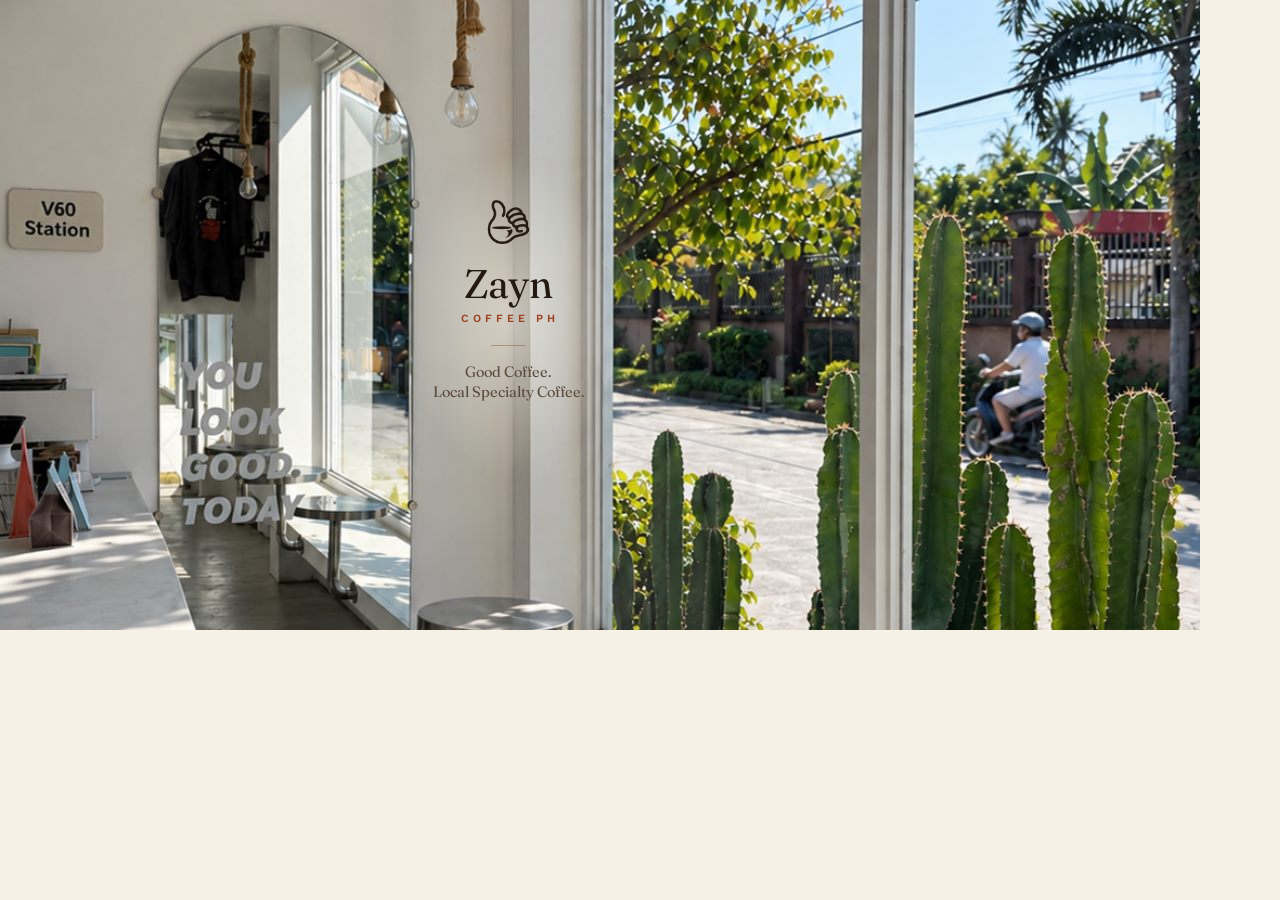
<file: tools/og-template.html>
<!DOCTYPE html>
<!--
  Zayn Coffee PH - social preview (Open Graph) image template, 1200x630.
  One photo (IMG_3618 -> assets/img/og/src-window-cacti.jpg, made by tools/optimize-images.ps1).
  No box or banner: small espresso-brown branding sits on the plain white pillar between the
  arched mirror and the window (centre of the frame, so square crops keep it), like wall signage.
  Render: powershell -ExecutionPolicy Bypass -File tools/make-og-image.ps1
-->
<html lang="en">
<head>
<meta charset="UTF-8">
<link href="https://fonts.googleapis.com/css2?family=Fraunces:opsz,wght@9..144,400&family=Work+Sans:wght@500;600&display=block" rel="stylesheet">
<style>
  *{ box-sizing: border-box; margin: 0; }
  html, body{ width: 1200px; height: 630px; overflow: hidden; }
  body{ position: relative; font-family: 'Work Sans', sans-serif; font-variation-settings: "opsz" 48; background: #F7F0E4; }
  .photo{ position: absolute; inset: 0; width: 100%; height: 100%; object-fit: cover; }
  /* the faintest warm lift on the pillar so the lettering sits cleanly; no visible edge */
  .lift{
    position: absolute; left: 404px; top: 150px; width: 210px; height: 330px;
    background: radial-gradient(ellipse at center, rgba(251,247,239,0.55) 0%, rgba(251,247,239,0) 70%);
  }
  .brand{
    position: absolute; left: 418px; width: 180px; top: 196px;
    display: flex; flex-direction: column; align-items: center; text-align: center; color: #241A12;
  }
  .brand img{ width: 52px; height: 52px; margin-bottom: 16px; }
  .name{ font-family: 'Fraunces', Georgia, serif; font-size: 40px; line-height: 1; letter-spacing: -0.01em; }
  .sub{ margin-top: 8px; font-size: 11px; font-weight: 600; letter-spacing: 0.36em; padding-left: 0.36em; text-transform: uppercase; color: #9C4220; }
  .rule{ width: 34px; height: 1px; background: rgba(138,107,78,0.55); margin: 20px 0 16px; }
  .tag{ font-family: 'Fraunces', Georgia, serif; font-size: 15px; line-height: 1.35; color: #5C4C3D; }
</style>
</head>
<body>
  <img class="photo" src="../assets/img/og/src-window-cacti.jpg" alt="">
  <div class="lift"></div>
  <div class="brand">
    <img src="../assets/img/brand/zayn-mark.png" alt="">
    <p class="name">Zayn</p>
    <p class="sub">Coffee PH</p>
    <div class="rule"></div>
    <p class="tag">Good Coffee.<br>Local Specialty Coffee.</p>
  </div>
</body>
</html>
</file>
<file: css/site.css>
/* ============================================================
   ZAYN COFFEE PH — Design System
   Soft cream, warm ink, terracotta accent; thatch, wood and
   stainless details taken from the café itself.
   Fraunces (editorial display) + Work Sans (body/UI).
   ============================================================ */

:root{
  /* Palette */
  --cream:        #F7F0E4;
  --cream-2:      #EFE3CD;
  --paper:        #FBF7EF;
  --white:        #FFFFFF;
  --ink:          #241A12;
  --ink-soft:     #5C4C3D;
  --ink-faint:    #726252;   /* 4.5:1+ on paper and cream-2 */
  --line:         rgba(36,26,18,0.16);
  --line-soft:    rgba(36,26,18,0.09);

  --terracotta:       #AE4B22;   /* fills (buttons), white text 5.5:1 */
  --terracotta-deep:  #833511;
  --terracotta-text:  #9C4220;   /* small text on cream/paper, 5:1+ */
  --terracotta-tint:  #F0D9C4;
  --thatch:           #8A6B4E;
  --wood:             #6B4A32;
  --steel:            #D8D4CC;
  --steel-deep:       #B9B4AA;
  --sage:             #6E7A4E;

  --night:        #241A12;
  --night-2:      #1A130C;
  --on-dark:      rgba(247,240,228,0.78);
  --accent-dark:  #E0A87C;

  /* Type */
  --font-display: 'Fraunces', Georgia, 'Times New Roman', serif;
  --font-body: 'Work Sans', system-ui, -apple-system, 'Segoe UI', sans-serif;

  --fs-display: clamp(2.6rem, 6.2vw, 5.1rem);
  --fs-h2:      clamp(2rem, 4.2vw, 3.2rem);
  --fs-h3:      clamp(1.3rem, 2vw, 1.6rem);
  --fs-lede:    clamp(1.05rem, 1.35vw, 1.2rem);
  --fs-sm:      0.92rem;
  --fs-label:   0.74rem;

  /* Spacing */
  --section:    clamp(4.25rem, 9vw, 7.5rem);
  --gutter:     clamp(1rem, 4vw, 3rem);
  --gap-sm: 1rem;
  --gap-md: 2rem;
  --gap-lg: clamp(2.5rem, 5vw, 4rem);

  --radius-sm: 6px;
  --radius:    14px;

  --header-h: 68px;

  --ease: cubic-bezier(0.16, 1, 0.3, 1);
  --dur-fast: 0.3s;
  --dur-med: 0.8s;

  --max-w: 1240px;

  --grain: url("data:image/svg+xml,%3Csvg xmlns='http://www.w3.org/2000/svg' width='180' height='180'%3E%3Cfilter id='n'%3E%3CfeTurbulence type='fractalNoise' baseFrequency='.85' numOctaves='2' stitchTiles='stitch'/%3E%3CfeColorMatrix values='0 0 0 0 .36 0 0 0 0 .26 0 0 0 0 .16 0 0 0 .14 0'/%3E%3C/filter%3E%3Crect width='100%25' height='100%25' filter='url(%23n)'/%3E%3C/svg%3E");
}

/* ---------- Base ---------- */

*, *::before, *::after{ box-sizing: border-box; }

html{ scroll-behavior: smooth; -webkit-text-size-adjust: 100%; }
html.menu-open{ overflow: hidden; }

body{
  margin: 0;
  background: var(--paper);
  color: var(--ink);
  font-family: var(--font-body);
  font-size: 1rem;
  line-height: 1.65;
  /* Cap Fraunces' optical size: its largest setting is too high-contrast to read comfortably.
     Inherited everywhere; Work Sans has no opsz axis and ignores it. */
  font-variation-settings: "opsz" 48;
  -webkit-font-smoothing: antialiased;
  overflow-x: clip;
}

img{ max-width: 100%; height: auto; display: block; }
figure{ margin: 0; }
a{ color: inherit; }
button{ font: inherit; cursor: pointer; background: none; border: none; color: inherit; padding: 0; }
ul{ list-style: none; margin: 0; padding: 0; }
address{ font-style: normal; }
::selection{ background: var(--terracotta); color: var(--white); }
:focus-visible{ outline: 2px solid var(--terracotta); outline-offset: 3px; border-radius: 2px; }

[id]{ scroll-margin-top: calc(var(--header-h) + 12px); }

.skip-link{
  position: absolute; left: -999px; top: 0; z-index: 300;
  background: var(--ink); color: var(--cream);
  padding: 0.7rem 1.1rem; border-radius: 0 0 8px 0;
  font-size: 0.85rem; text-decoration: none;
}
.skip-link:focus{ left: 0; }

.sr-only{
  position: absolute !important; width: 1px; height: 1px; padding: 0; margin: -1px;
  overflow: hidden; clip: rect(0 0 0 0); white-space: nowrap; border: 0;
}

.wrap{ max-width: var(--max-w); margin: 0 auto; padding: 0 var(--gutter); }

.nowrap{ white-space: nowrap; }
.icon{ width: 1.15em; height: 1.15em; flex-shrink: 0; }

/* ---------- Typography ---------- */

h1, h2, h3{
  font-family: var(--font-display);
  font-weight: 400;
  line-height: 1.08;
  letter-spacing: -0.015em;
  margin: 0;
  color: var(--ink);
  text-wrap: balance;
}
h2{ font-size: var(--fs-h2); }
h3{ font-size: var(--fs-h3); line-height: 1.2; }

p{ margin: 0 0 1em; color: var(--ink-soft); max-width: 62ch; text-wrap: pretty; }
p:last-child{ margin-bottom: 0; }

.label{
  font-family: var(--font-body);
  font-weight: 600;
  font-size: var(--fs-label);
  letter-spacing: 0.22em;
  text-transform: uppercase;
  color: var(--terracotta-text);
  margin: 0 0 1.1rem;
}

.lede{ font-size: var(--fs-lede); line-height: 1.6; color: var(--ink-soft); max-width: 52ch; }

.sub-head{
  font-size: clamp(1.25rem, 1.8vw, 1.45rem);
  font-style: italic; font-weight: 350;
  margin-bottom: 1.4rem;
  display: flex; align-items: center; gap: 1rem;
}
.sub-head::after{ content: ''; flex: 1; height: 1px; background: var(--line); }

/* ---------- Buttons & links ---------- */

.btn-row{ display: flex; gap: 0.8rem; flex-wrap: wrap; margin-top: 2rem; }

.btn{
  display: inline-flex; align-items: center; justify-content: center; gap: 0.55em;
  min-height: 48px;
  font-family: var(--font-body); font-weight: 600; font-size: 0.93rem; line-height: 1.2;
  text-align: center; text-decoration: none;
  padding: 0.85rem 1.6rem;
  border-radius: 100px;
  border: 1px solid transparent;
  transition: transform var(--dur-fast) var(--ease), background-color var(--dur-fast) var(--ease), border-color var(--dur-fast) var(--ease), color var(--dur-fast) var(--ease);
}
.btn:hover{ transform: translateY(-2px); }
.btn-primary{ background: var(--terracotta); color: var(--white); border-color: var(--terracotta); }
.btn-primary:hover{ background: var(--terracotta-deep); border-color: var(--terracotta-deep); }
.btn-ghost{ background: transparent; color: var(--ink); border-color: var(--line); }
.btn-ghost:hover{ border-color: var(--ink); }
.btn-light{ background: var(--cream); color: var(--ink); border-color: var(--cream); }
.btn-light:hover{ background: var(--white); border-color: var(--white); }
.btn-ghost-light{ background: transparent; color: var(--white); border-color: rgba(247,240,228,0.55); }
.btn-ghost-light:hover{ border-color: var(--white); }

.phone-link{
  display: inline-flex; align-items: center; gap: 0.5rem; min-height: 44px;
  font-weight: 600; color: var(--terracotta-text);
  text-decoration: underline; text-decoration-color: var(--terracotta-tint); text-underline-offset: 5px;
  transition: text-decoration-color var(--dur-fast) var(--ease), color var(--dur-fast) var(--ease);
}
.phone-link:hover{ color: var(--terracotta-deep); text-decoration-color: var(--terracotta-deep); }

/* ---------- Placeholder notes (PENDING CLIENT CONTENT) ---------- */

.pending-note{
  max-width: none; width: fit-content;
  margin: 0 0 2.2rem;
  padding: 0.7rem 1rem;
  font-size: 0.86rem; line-height: 1.5; color: var(--ink-soft);
  background: rgba(174,75,34,0.06);
  border: 1px dashed var(--terracotta);
  border-radius: var(--radius-sm);
}
.pending-note strong{ color: var(--terracotta-text); }

/* ---------- Shared shapes & textures ---------- */

.texture{ background-image: var(--grain); }
.band-tint{ background-color: var(--cream-2); }
.band-dark{ background: var(--night); color: var(--cream); }
.band-dark h2, .band-dark h3{ color: var(--cream); }
.band-dark p{ color: var(--on-dark); }
.band-dark .label{ color: var(--accent-dark); }

/* Arch frame, echoing the café's arched doorways and mirror */
.arch{ border-radius: 999px 999px var(--radius-sm) var(--radius-sm); overflow: hidden; background: var(--cream-2); }
.arch img{ width: 100%; height: 100%; object-fit: cover; }


.section-pad{ padding: var(--section) 0; }
.section-pad-sm{ padding: clamp(3rem, 6vw, 4.5rem) 0; }

.section-head{
  display: grid; grid-template-columns: minmax(0, 1fr) minmax(0, 1fr);
  gap: var(--gap-md) var(--gap-lg); align-items: end;
  margin-bottom: var(--gap-lg);
}
.section-head h2{ max-width: 14ch; }
.section-head .btn{ margin-top: 1.4rem; }
@media (max-width: 760px){ .section-head{ grid-template-columns: 1fr; } }

/* ---------- Reveal animation (only when JS is running) ---------- */

.js .reveal{ opacity: 0; transform: translateY(14px); transition: opacity var(--dur-med) var(--ease), transform var(--dur-med) var(--ease); }
.js .reveal.is-visible{ opacity: 1; transform: none; }
/* Photos: a more noticeable rise + fade, and (inside clipped frames) the photo settles from a soft zoom */
.js .reveal:has(img){ transform: translateY(36px); transition: opacity 1s var(--ease), transform 1.1s var(--ease); }
.js .reveal:has(img).is-visible{ transform: none; }
.js .g.reveal img, .js .sp.reveal img, .js .reveal .pkg-photo img{ transform: scale(1.08); transition: transform 1.6s var(--ease); }
.js .g.reveal.is-visible img, .js .sp.reveal.is-visible img, .js .reveal.is-visible .pkg-photo img{ transform: none; }
/* gentle stagger across the gallery tiles */
.js .gallery .g:nth-child(3n+2){ transition-delay: 0.08s; }
.js .gallery .g:nth-child(3n){ transition-delay: 0.16s; }

@media (prefers-reduced-motion: reduce){
  html{ scroll-behavior: auto; }
  .js .reveal{ opacity: 1; transform: none; transition: none; }
  *, *::before, *::after{ animation-duration: 0.01ms !important; animation-iteration-count: 1 !important; transition-duration: 0.01ms !important; }
}

/* ---------- Header / Nav ---------- */

.site-header{ position: sticky; top: 0; z-index: 100; }
/* Blur lives on a pseudo-element: backdrop-filter on the header itself
   would trap the fixed-position mobile menu inside the header box. */
.site-header::before{
  content: ''; position: absolute; inset: 0; z-index: 0;
  background: rgba(247,240,228,0.9);
  -webkit-backdrop-filter: blur(10px); backdrop-filter: blur(10px);
  border-bottom: 1px solid var(--line-soft);
}

.nav-inner{
  position: relative; z-index: 2;
  height: var(--header-h);
  display: flex; align-items: center; justify-content: space-between; gap: var(--gap-md);
}

.brand{ display: inline-flex; align-items: center; gap: 0.6rem; min-height: 44px; text-decoration: none; min-width: 0; }
.brand-mark{ width: 40px; height: 40px; }
.brand-text{
  font-family: var(--font-display); font-weight: 500; font-size: 1.35rem;
  color: var(--ink); line-height: 1; white-space: nowrap;
}
.brand-text span{
  display: block; margin-top: 0.3rem;
  font-family: var(--font-body); font-weight: 600; font-size: 0.58rem;
  letter-spacing: 0.24em; text-transform: uppercase; color: var(--terracotta-text);
}

.nav-links{ display: flex; gap: clamp(1.2rem, 2.2vw, 2.1rem); }
.nav-links a{
  position: relative; display: inline-block; padding: 0.7rem 0;
  font-weight: 500; font-size: 0.93rem; color: var(--ink-soft); text-decoration: none;
  transition: color var(--dur-fast) var(--ease);
}
.nav-links a::after{
  content: ''; position: absolute; left: 0; bottom: 0.4rem; width: 0; height: 1.5px;
  background: var(--terracotta); transition: width var(--dur-fast) var(--ease);
}
.nav-links a:hover, .nav-links a[aria-current="true"]{ color: var(--ink); }
.nav-links a:hover::after, .nav-links a[aria-current="true"]::after{ width: 100%; }

.menu-toggle{
  display: none; width: 48px; height: 48px; margin-right: -10px;
  flex-direction: column; align-items: center; justify-content: center; gap: 5px;
}
.menu-toggle span{ width: 22px; height: 2px; border-radius: 2px; background: var(--ink); transition: transform var(--dur-fast) var(--ease), opacity var(--dur-fast) var(--ease); }
.menu-toggle[aria-expanded="true"] span:nth-child(1){ transform: translateY(7px) rotate(45deg); }
.menu-toggle[aria-expanded="true"] span:nth-child(2){ opacity: 0; }
.menu-toggle[aria-expanded="true"] span:nth-child(3){ transform: translateY(-7px) rotate(-45deg); }

/* Mobile menu: sits under the header bar (z 1 vs 2), so the close button stays visible */
.mobile-menu{
  position: fixed; inset: 0; z-index: 1;
  display: flex; flex-direction: column;
  padding: calc(var(--header-h) + 1.5rem) var(--gutter) max(2rem, env(safe-area-inset-bottom));
  background-color: var(--cream); background-image: var(--grain);
  overflow-y: auto;
  opacity: 0; visibility: hidden; transform: translateY(-12px);
  transition: opacity var(--dur-fast) var(--ease), transform var(--dur-fast) var(--ease), visibility 0s linear var(--dur-fast);
}
.mobile-menu.open{ opacity: 1; visibility: visible; transform: none; transition: opacity var(--dur-fast) var(--ease), transform var(--dur-fast) var(--ease), visibility 0s; }
.mobile-menu li{ border-bottom: 1px solid var(--line); }
.mobile-menu nav a{
  display: block; padding: 0.7rem 0;
  font-family: var(--font-display); font-size: clamp(1.4rem, 6vw, 1.9rem); line-height: 1.2;
  color: var(--ink); text-decoration: none;
}
.mm-foot{ margin-top: auto; padding-top: 2rem; display: flex; flex-wrap: wrap; align-items: center; justify-content: space-between; gap: 1rem; }
.mm-phone{ display: inline-flex; align-items: center; gap: 0.5rem; min-height: 44px; font-weight: 600; color: var(--terracotta-text); text-decoration: none; }

.social-icons{ display: flex; gap: 0.4rem; }
.social-icons li{ border: 0 !important; }
.social-icons a{
  width: 44px; height: 44px; display: flex; align-items: center; justify-content: center;
  border-radius: 50%; border: 1px solid var(--line); color: var(--ink);
  transition: background-color var(--dur-fast) var(--ease), color var(--dur-fast) var(--ease), border-color var(--dur-fast) var(--ease);
}
.social-icons a:hover{ background: var(--terracotta); border-color: var(--terracotta); color: var(--white); }

@media (max-width: 1080px){
  .nav-desktop{ display: none; }
  .menu-toggle{ display: flex; }
}
@media (min-width: 1081px){ .mobile-menu{ display: none; } }

/* ---------- Hero ---------- */

.hero{ background-color: var(--cream); overflow: hidden; }
.hero-grid{
  display: grid; grid-template-columns: minmax(0, 1.05fr) minmax(0, 0.95fr);
  gap: var(--gap-lg); align-items: center;
  min-height: min(calc(100svh - var(--header-h)), 860px);
  padding-top: clamp(2.5rem, 6vw, 4rem); padding-bottom: clamp(3rem, 7vw, 5rem);
}
.hero h1{ font-size: var(--fs-display); letter-spacing: -0.025em; margin-bottom: 1.4rem; }
/* Both headline lines share one treatment (upright Fraunces, regular weight, ink) like the Our Mission heading */
.hero h1 .hero-line{ display: block; }
/* Second line matches the section-heading size (same as "Coffee at the Heart of It All") */
.hero h1 .hero-line--sub{ font-size: var(--fs-h2); letter-spacing: -0.015em; margin-top: 0.35em; }
.hero h1 .hero-kicker{ display: block; line-height: 1.65; letter-spacing: 0.22em; }
.hero .lede{ max-width: 46ch; }

.hero-media{ position: relative; padding: 0 0 3rem 3rem; }
.hero-arch{ width: 100%; max-width: 480px; margin-left: auto; aspect-ratio: 960 / 1320; box-shadow: 0 40px 60px -45px rgba(36,26,18,0.55); }
.hero-detail{
  position: absolute; left: 0; bottom: 0; width: 38%; max-width: 200px;
  aspect-ratio: 4 / 5; overflow: hidden; border-radius: var(--radius-sm);
  border: 6px solid var(--paper); box-shadow: 0 20px 40px -24px rgba(36,26,18,0.5);
}
.hero-detail img{ width: 100%; height: 100%; object-fit: cover; }

@media (max-width: 900px){
  .hero-grid{ grid-template-columns: 1fr; min-height: 0; gap: 2.5rem; }
  .hero-media{ max-width: 460px; width: 100%; margin: 0 auto; padding: 0 0 2.5rem 2.5rem; }
  .hero-arch{ max-height: 70svh; }
}
@media (max-width: 420px){
  .hero-media{ padding: 0 0 2rem 1.5rem; }
  .hero .btn-row .btn{ flex: 1 1 100%; }
}

/* ---------- Introduction ---------- */

.intro-grid{ display: grid; grid-template-columns: minmax(0, 1fr) minmax(0, 1fr); gap: var(--gap-lg); align-items: start; }
.intro h2{ font-size: clamp(2.2rem, 5vw, 3.8rem); max-width: 11ch; }
.intro .statement{
  font-family: var(--font-display); font-size: clamp(1.35rem, 2.2vw, 1.75rem); line-height: 1.35;
  color: var(--ink); margin-bottom: 1.2rem;
}
.intro .statement + p{ font-size: var(--fs-lede); }
@media (max-width: 760px){ .intro-grid{ grid-template-columns: 1fr; gap: 1.5rem; } }

/* ---------- Our Story ---------- */

.story-origin{
  display: grid;
  grid-template-columns: minmax(0, 5fr) minmax(0, 6fr);
  grid-template-areas:
    "head  head"
    "photo date"
    "photo copy";
  gap: 0 var(--gap-lg);
  align-items: start;
}
.story-origin-head{ grid-area: head; margin-bottom: var(--gap-lg); }
.story-origin h2{ font-size: clamp(2.2rem, 5.2vw, 4.2rem); max-width: 16ch; }
.story-origin h2 .was{ display: block; font-style: italic; font-weight: 350; color: var(--thatch); }
.story-origin-photo{ grid-area: photo; }
.story-origin-photo .arch{ aspect-ratio: 480 / 555; max-width: 440px; }
.story-date{
  grid-area: date; align-self: end;
  font-family: var(--font-display); font-style: italic; font-weight: 350;
  font-size: clamp(2.4rem, 5vw, 4rem); line-height: 1; color: var(--terracotta-deep);
  margin: 1rem 0 1.6rem; max-width: none;
}
.story-origin-copy{ grid-area: copy; font-size: 1.05rem; }
.story-origin-copy .pull{
  font-family: var(--font-display); font-size: clamp(1.4rem, 2.4vw, 1.8rem); line-height: 1.3;
  color: var(--ink); margin-top: 1.6rem; padding-top: 1.2rem; border-top: 1px solid var(--line);
}

.story-space{
  display: grid; grid-template-columns: minmax(0, 4fr) minmax(0, 7fr);
  gap: var(--gap-lg); align-items: start;
  margin-top: calc(var(--section) * 0.9);
}
.story-space-copy{ position: sticky; top: calc(var(--header-h) + 2rem); }
.story-space-copy h3{ font-size: clamp(1.8rem, 3.4vw, 2.6rem); margin-bottom: 1.2rem; }
.story-space-copy p{ font-size: 1.05rem; }

.story-space-photos{ display: grid; grid-template-columns: 1fr 1fr; gap: clamp(0.75rem, 1.6vw, 1.25rem); }
.sp{ overflow: hidden; border-radius: var(--radius-sm); }
.sp img{ width: 100%; height: 100%; object-fit: cover; }
.sp--tall{ aspect-ratio: 3 / 4; }
.sp--offset{ margin-top: clamp(1.5rem, 5vw, 4rem); }

/* Whole, uncropped photos. Each item grows by its aspect ratio (--ar),
   so all photos in the row end up the same height. */
.materials{
  display: flex; align-items: flex-start;
  gap: clamp(0.75rem, 1.6vw, 1.25rem);
  margin-top: var(--gap-lg); padding-top: var(--gap-lg);
  border-top: 1px solid var(--line);
}
.materials li{ flex: var(--ar, 1) 1 0; min-width: 0; }
.materials img{ width: 100%; height: auto; border-radius: var(--radius-sm); }
.materials span{
  display: block; margin-top: 0.7rem;
  font-size: var(--fs-label); font-weight: 600; letter-spacing: 0.2em; text-transform: uppercase; color: var(--ink-soft);
}

@media (max-width: 900px){
  .story-origin{
    grid-template-columns: 1fr;
    grid-template-areas: "head" "date" "photo" "copy";
  }
  .story-origin-head{ margin-bottom: 1rem; }
  .story-date{ margin: 0 0 1.6rem; }
  .story-origin-photo{ margin-bottom: 2rem; }
  .story-origin-photo .arch{ max-width: 380px; }
  .story-space{ grid-template-columns: 1fr; gap: 2rem; }
  .story-space-copy{ position: static; }
}
@media (max-width: 760px){
  /* Swipeable strip at a fixed height: photos stay whole and evenly sized */
  .materials{
    overflow-x: auto; scroll-snap-type: x mandatory; scrollbar-width: none;
    margin-left: calc(var(--gutter) * -1); margin-right: calc(var(--gutter) * -1);
    padding-left: var(--gutter); padding-right: var(--gutter); scroll-padding: 0 var(--gutter);
  }
  .materials::-webkit-scrollbar{ display: none; }
  .materials li{ flex: none; scroll-snap-align: start; }
  .materials img{ width: auto; height: clamp(200px, 56vw, 260px); }
}

/* ---------- Why Zayn ---------- */

.why-inner{ max-width: 820px; text-align: center; display: flex; flex-direction: column; align-items: center; }
.why-seal{ width: 72px; height: 72px; margin-bottom: 1.6rem; }
.why h2{ max-width: 18ch; margin-bottom: 1.6rem; }
.why-copy{ font-size: var(--fs-lede); max-width: 54ch; }
.why-lead{ margin-top: 2.5rem; font-style: italic; }
.why-big{
  font-family: var(--font-display); font-style: italic; font-weight: 350;
  font-size: clamp(3.6rem, 13vw, 9.5rem); line-height: 0.95; letter-spacing: -0.03em;
  color: var(--terracotta-deep); margin: 0.2rem 0 0; max-width: none;
}

/* ---------- Mission ---------- */

.mission-grid{ display: grid; grid-template-columns: minmax(0, 1fr) minmax(0, 1.2fr); gap: var(--gap-md) var(--gap-lg); }
.mission h2{ max-width: 12ch; }
.mission-copy p{ font-size: 1.05rem; }
.mission-close{
  grid-column: 1 / -1; max-width: 30ch;
  margin-top: var(--gap-md); padding-top: var(--gap-md);
  border-top: 1px solid rgba(247,240,228,0.18);
  font-family: var(--font-display); font-style: italic; font-weight: 350;
  font-size: clamp(1.6rem, 3.4vw, 2.6rem); line-height: 1.25; color: var(--cream) !important;
}
@media (max-width: 760px){ .mission-grid{ grid-template-columns: 1fr; } }

/* ---------- Menu ---------- */

.favorites{
  display: grid; grid-template-columns: repeat(4, minmax(0, 1fr));
  gap: clamp(0.9rem, 1.8vw, 1.5rem);
  margin-bottom: var(--section);
}
.fav img{ width: 100%; aspect-ratio: 4 / 5; object-fit: cover; border-radius: var(--radius-sm); }
.fav--lead{ grid-column: span 2; grid-row: span 2; display: flex; flex-direction: column; }
.fav--lead img{ flex: 1; aspect-ratio: auto; min-height: 0; }
.fav--lead img{ object-position: 50% 62%; }   /* cheesecake + latte sit in the lower half of the photo */
.fav-name{ font-family: var(--font-display); font-size: 1.15rem; color: var(--ink); margin: 0.8rem 0 0.1rem; line-height: 1.25; }
.fav--lead .fav-name{ font-size: clamp(1.4rem, 2.2vw, 1.8rem); }

@media (max-width: 900px){
  .favorites{ grid-template-columns: 1fr 1fr; }
  .fav--lead{ grid-row: auto; }
  .fav--lead img{ aspect-ratio: 4 / 3; flex: none; }
}
@media (max-width: 600px){
  /* Swipeable strip on phones */
  .favorites{
    display: flex; overflow-x: auto; scroll-snap-type: x mandatory; scroll-padding: 0 var(--gutter);
    margin-left: calc(var(--gutter) * -1); margin-right: calc(var(--gutter) * -1);
    padding: 0 var(--gutter) 0.5rem; scrollbar-width: none;
  }
  .favorites::-webkit-scrollbar{ display: none; }
  .fav{ flex: 0 0 64%; scroll-snap-align: start; }
  .fav--lead{ flex-basis: 78%; }
  .fav--lead img{ aspect-ratio: 4 / 5; }
}

/* Category jump bar */
.menu-jump{
  position: sticky; top: var(--header-h); z-index: 20;
  margin: 0 calc(var(--gutter) * -1) var(--gap-lg);
  background: rgba(251,247,239,0.94);
  -webkit-backdrop-filter: blur(8px); backdrop-filter: blur(8px);
  border-bottom: 1px solid var(--line-soft);
}
.menu-jump ul{
  display: flex; gap: 0.5rem; overflow-x: auto; scrollbar-width: none;
  padding: 0.75rem var(--gutter);
}
.menu-jump ul::-webkit-scrollbar{ display: none; }
.menu-jump a{
  display: inline-flex; align-items: center; min-height: 40px; white-space: nowrap;
  padding: 0.4rem 1rem; border-radius: 100px; border: 1px solid var(--line);
  font-size: 0.86rem; font-weight: 500; color: var(--ink-soft); text-decoration: none;
  transition: background-color var(--dur-fast) var(--ease), color var(--dur-fast) var(--ease), border-color var(--dur-fast) var(--ease);
}
.menu-jump a:hover{ border-color: var(--ink); color: var(--ink); }
.menu-jump a[aria-current="true"]{ background: var(--ink); border-color: var(--ink); color: var(--cream); }

.menu-cats{ column-count: 2; column-gap: clamp(2.5rem, 6vw, 5rem); }
.menu-cat{ break-inside: avoid; margin-bottom: clamp(2.5rem, 5vw, 3.5rem); scroll-margin-top: calc(var(--header-h) + 80px); }
.menu-cat h3{ padding-bottom: 0.7rem; margin-bottom: 0.9rem; border-bottom: 1px solid var(--ink); }
.cat-photo{ margin-bottom: 1.2rem; overflow: hidden; border-radius: var(--radius-sm); }
.cat-photo img{ width: 100%; aspect-ratio: 16 / 10; object-fit: cover; }
/* Two labelled item photos above a category (client-named drink photos) */
.cat-pair{ display: grid; grid-template-columns: 1fr 1fr; gap: 0.75rem; margin-bottom: 1.2rem; }
.cat-pair figure{ margin: 0; }
.cat-pair img{ width: 100%; aspect-ratio: 4 / 5; object-fit: cover; border-radius: var(--radius-sm); }
.cat-pair figcaption{
  margin-top: 0.5rem; font-size: var(--fs-label); font-weight: 600;
  letter-spacing: 0.16em; text-transform: uppercase; color: var(--ink-soft);
}
#m-espresso .cat-pair figure:first-child img{ object-position: 50% 50%; }   /* photo is pre-cropped to the tray */
/* Hot V60: server + glass span ~20-78% across, ~13-55% down; centre that setup in the 4:5 frame */
#m-filter .cat-pair img{ aspect-ratio: 1; }   /* landscape Hot V60 + square Iced Japanese: square tiles keep both whole */
#m-filter .cat-pair figure:first-child img{ object-position: 49% 52%; }
#m-coldbrew .cat-pair figure:first-child img{ object-position: 50% 85%; }   /* tall photo: cup sits ~60% down; this centres it in the frame */
#m-coldbrew .cat-pair figure:last-child img{ object-position: 50% 62%; }
#m-matcha .cat-pair img{ aspect-ratio: 3 / 4; }   /* both portrait: tray photo shows uncropped */
#m-matcha .cat-pair figure:last-child img{ object-position: 50% 40%; }
.cat-trio{ grid-template-columns: repeat(3, 1fr); }
.cat-trio figcaption{ letter-spacing: 0.1em; }
#m-extras .cat-photo img{ object-position: 50% 52%; }

.price-list li{
  display: flex; align-items: baseline; gap: 0.5rem;
  padding: 0.45rem 0; font-size: 0.97rem;
}
.price-list li span{ color: var(--ink); flex: 0 1 auto; }
.price-list li::after{
  content: ''; order: 1; flex: 1 1 1.5rem; min-width: 1.5rem;
  border-bottom: 1px dotted var(--steel-deep); transform: translateY(-0.3em);
}
.price-list li b{ order: 2; flex-shrink: 0; white-space: nowrap; font-weight: 600; color: var(--terracotta-text); font-variant-numeric: tabular-nums; }

@media (max-width: 640px){ .menu-cats{ column-count: 1; } }

/* ---------- Zayn Experience ---------- */

.exp-head{ max-width: 720px; margin-bottom: var(--gap-lg); }
.exp-head h2{ margin-bottom: 1.2rem; }

/* Curated cafe gallery. Desktop: staggered 12-column editorial grid built on a fixed
   row unit, so every photo keeps a sensible proportion and the columns step down. */
.gallery{
  display: grid; grid-template-columns: repeat(12, minmax(0, 1fr));
  grid-template-rows: repeat(19, clamp(3.25rem, 5.4vw, 4.6rem));
  grid-template-areas:
    "a a a a a . . . . c c c"
    "a a a a a b b b b c c c"
    "a a a a a b b b b c c c"
    "a a a a a b b b b c c c"
    "a a a a a b b b b c c c"
    "a a a a a b b b b e e e"
    "a a a a a b b b b e e e"
    "a a a a a d d d d e e e"
    "f f f f f d d d d e e e"
    "f f f f f d d d d e e e"
    "f f f f f d d d d g g g"
    "f f f f f d d d d g g g"
    "f f f f f h h h h g g g"
    "i i i i i h h h h g g g"
    "i i i i i h h h h . . ."
    "i i i i i h h h h . . ."
    "i i i i i h h h h . . ."
    "i i i i i h h h h . . ."
    "i i i i i . . . . . . .";
  gap: clamp(0.6rem, 1.2vw, 1rem);
}
.g{ position: relative; overflow: hidden; border-radius: var(--radius-sm); background: var(--cream); }
.g img{ display: block; width: 100%; height: 100%; object-fit: cover; transition: transform 1.2s var(--ease); }
.g-anchor{ grid-area: a; }
.g-anchor img{ object-position: 50% 60%; }
.g-arch{ grid-area: b; border-radius: 999px 999px var(--radius-sm) var(--radius-sm); }
.g-arch img{ object-position: 40% 55%; }
.g-sign{ grid-area: c; }
.g-sign img{ object-position: 72% 40%; }   /* keep the wall graphic in frame */
.g-cup{ grid-area: e; }
.g-cup img{ object-position: 50% 62%; }   /* brew station: kettle, jars and bean bags */
.g-seat{ grid-area: f; }
.g-seat img{ object-position: 50% 58%; }   /* sign + bench both visible */
.g-bar{ grid-area: d; }
.g-bar img{ object-position: 50% 45%; }
.g-door{ grid-area: g; }
.g-door img{ object-position: 35% 58%; }   /* cappuccino + water glass on the tray */
.g-pull{ grid-area: h; }
.g-pull img{ object-position: 50% 50%; }
.g-bottle{ grid-area: i; }
.g-bottle img{ object-position: 55% 45%; }   /* bottle is the focus */
/* Subtle zoom on devices with a real hover; touch devices keep the still image */
@media (hover: hover) and (prefers-reduced-motion: no-preference){
  .g:hover img, .js .g.reveal.is-visible:hover img{ transform: scale(1.035); }
}

/* Tablet + phone: alternate full-width and paired rows, so the rhythm changes as you scroll */
@media (max-width: 899px){
  .gallery{
    grid-template-columns: 1fr 1fr; grid-template-rows: none;
    grid-template-areas: "a a" "b c" "f f" "d e" "h h" "i g";   /* espresso shot full-width, bottle beside the cappuccino */
    gap: clamp(0.6rem, 2vw, 1rem);
  }
  .g-anchor{ aspect-ratio: 5 / 6; }
  .g-arch, .g-sign{ aspect-ratio: 3 / 4; }
  .g-seat{ aspect-ratio: 4 / 3; }
  .g-bar, .g-cup{ aspect-ratio: 4 / 5; }
  .g-door{ aspect-ratio: 3 / 4; }   /* same shape as the cappuccino photo: shown whole, no zoom */
  .g-door img{ object-position: 50% 50%; }
  .g-pull{ aspect-ratio: 3 / 4; }
  .g-bottle{ aspect-ratio: 3 / 4; }
  .g-seat img{ object-position: 50% 60%; }
  /* arched tops, echoing the window-bar tile */
  .g-cup, .g-bottle{ border-radius: 999px 999px var(--radius-sm) var(--radius-sm); }
}

/* ---------- Merchandise ---------- */

/* Feature: one product told through several photos (Zayn Coffee Cap, Hario V60) */
.merch-feature{
  display: grid; grid-template-columns: minmax(0, 0.9fr) minmax(0, 1fr);
  gap: var(--gap-lg); align-items: center;
  margin-bottom: clamp(3rem, 7vw, 5.5rem);
}
/* Products are transparent cut-outs, pre-centred on a 3:4 canvas: show them whole, straight on the page */
.mf-main{ aspect-ratio: 3 / 4; }
.mf-main img{ width: 100%; height: 100%; object-fit: contain; transition: opacity 0.35s var(--ease); }
/* T-shirts keep the original photo: filled frame with rounded corners */
.mf-main--photo{ overflow: hidden; border-radius: var(--radius-sm); background: var(--cream-2); }
.mf-main--photo img{ object-fit: cover; object-position: 50% 45%; }
/* Products with variants (Zayn Coffee Cap, Hario V60): edited photos are ~4:5, so the frame matches and nothing important is trimmed */
.merch-feature--variants .mf-main{ aspect-ratio: 4 / 5; }
.merch-feature--variants .mf-main img{ object-position: 50% 50%; }
.mf-label{
  font-size: var(--fs-label); font-weight: 600; letter-spacing: 0.22em; text-transform: uppercase;
  color: var(--terracotta-text); margin-bottom: 0.8rem;
}
.mf-name{
  font-family: var(--font-display); font-weight: 400; font-size: clamp(2rem, 3.6vw, 2.9rem);
  line-height: 1.08; letter-spacing: -0.015em; margin: 0 0 clamp(1.5rem, 3vw, 2.2rem);
}
/* Variant thumbnails beside a featured product (cap colours; V60: White / Transparent / Switch) */
[data-variant-main]{ transition: opacity 0.35s var(--ease); }
[data-variant-main].is-swapping{ opacity: 0.35; }
.mf-variants{ display: grid; grid-template-columns: repeat(3, minmax(0, 1fr)); gap: clamp(0.6rem, 1.4vw, 1rem); max-width: 440px; }
.mf-variants button{ display: block; width: 100%; padding: 0; text-align: left; background: none; border: 0; cursor: pointer; }
.mf-variants img{
  width: 100%; aspect-ratio: 4 / 5; object-fit: cover; border-radius: var(--radius-sm);
  border-radius: var(--radius-sm); outline: 1px solid transparent; outline-offset: 3px;
  transition: outline-color var(--dur-fast) var(--ease), opacity var(--dur-fast) var(--ease);
}
.mf-variants button[aria-pressed="false"] img{ opacity: 0.7; }
.mf-variants button:hover img{ opacity: 1; }
.mf-variants button[aria-pressed="true"] img{ outline-color: var(--ink); opacity: 1; }
.mf-variants span{
  display: block; margin-top: 0.6rem; font-size: var(--fs-label); font-weight: 600;
  letter-spacing: 0.16em; text-transform: uppercase; color: var(--ink-soft);
}
/* Short line under a feature name (Zayn Coffee Cap) */
.mf-note{ margin: calc(clamp(1.5rem, 3vw, 2.2rem) * -0.55) 0 clamp(1.3rem, 2.6vw, 1.9rem); }
/* Collection row: four products, evenly aligned */
.merch-grid{ display: grid; grid-template-columns: repeat(4, minmax(0, 1fr)); gap: clamp(1rem, 2vw, 1.6rem); margin-bottom: 2rem; }
.merch-item img{ width: 100%; aspect-ratio: 4 / 5; object-fit: cover; border-radius: var(--radius-sm); }
.merch-name{ font-family: var(--font-display); font-size: 1.15rem; color: var(--ink); margin: 0.6rem 0 0; line-height: 1.25; text-align: center; }

/* Tablet + phone: feature stacks; the collection becomes a swipeable shelf */
@media (max-width: 899px){
  .merch-feature{ gap: var(--gap-md); }
  .merch-grid{
    display: flex; overflow-x: auto; scroll-snap-type: x mandatory; scrollbar-width: none;
    margin-left: calc(var(--gutter) * -1); margin-right: calc(var(--gutter) * -1);
    padding: 0 var(--gutter) 0.5rem; scroll-padding: 0 var(--gutter);
  }
  .merch-grid::-webkit-scrollbar{ display: none; }
  .merch-item{ flex: 0 0 40%; scroll-snap-align: start; }
}
@media (max-width: 600px){
  .merch-item{ flex-basis: 62%; }
  .merch-feature{ grid-template-columns: 1fr; gap: 1.6rem; }
  /* Features on phones: name first, then a large full-width photo, then its variants in rows of three */
  .merch-feature{ gap: 0; }
  .merch-feature .mf-side{ display: contents; }
  .merch-feature .mf-label{ order: 1; margin-bottom: 0.5rem; }
  .merch-feature .mf-name{ order: 2; font-size: 1.9rem; margin-bottom: 1rem; }
  .merch-feature .mf-main{ order: 3; aspect-ratio: 4 / 4.6; }
  .merch-feature--variants .mf-variants{ order: 4; max-width: none; margin-top: 0.9rem; gap: 0.6rem; }
  .merch-feature--variants .mf-main{ aspect-ratio: 4 / 5; }
  .merch-feature--variants .mf-variants img{ aspect-ratio: 1; }
  .merch-feature--variants .mf-variants span{ margin-top: 0.45rem; letter-spacing: 0.12em; text-align: center; }
  .merch-feature--cap .mf-note{ order: 2; margin: -0.4rem 0 1rem; }
  .merch-name{ font-size: 1.05rem; }
}

/* ---------- Mobile Coffee Events ---------- */

.events-intro{ display: grid; grid-template-columns: minmax(0, 1.1fr) minmax(0, 1fr); gap: var(--gap-lg); align-items: center; margin-bottom: var(--gap-lg); }
.events-copy h2{ max-width: 13ch; margin-bottom: 1.2rem; }
.events-copy .lede{ margin-bottom: 1rem; }

/* Real event photos: feature setup in an arch, second setup overlapping its corner */
.events-media{ position: relative; width: 100%; max-width: 470px; margin-left: auto; padding: 0 0 2.5rem 3rem; }
.events-feature{ aspect-ratio: 3 / 4; box-shadow: 0 34px 54px -40px rgba(36,26,18,0.55); }
.events-feature img{ object-position: 50% 60%; }
.events-support{
  position: absolute; left: 0; bottom: 0; width: 42%; aspect-ratio: 4 / 5;
  overflow: hidden; border-radius: var(--radius-sm);
  border: 6px solid var(--cream-2); box-shadow: 0 20px 36px -24px rgba(36,26,18,0.5);
}
.events-support img{ width: 100%; height: 100%; object-fit: cover; object-position: 55% 72%; }

/* Packages styled like Zayn's stainless serving trays */
.packages{ display: grid; grid-template-columns: repeat(3, minmax(0, 1fr)); gap: clamp(1rem, 2.4vw, 2rem); }
.package{
  text-align: center; padding: 0 1.2rem clamp(1.8rem, 3.5vw, 2.6rem);
  background: var(--paper);
  border: 7px solid var(--steel);
  border-radius: 20px;
  overflow: hidden;
  box-shadow: inset 0 0 0 1px var(--steel-deep), 0 24px 40px -34px rgba(36,26,18,0.6);
}
.package p{ margin: 0 auto; }
/* Photo sits flush in the top of the "tray" */
/* Package cards: client "Zayn Coffee Cart Showcase" edit, cart centred in the frame */
.pkg-photo{ margin: 0 -1.2rem clamp(1.4rem, 3vw, 1.9rem); aspect-ratio: 16 / 11; overflow: hidden; }
.pkg-photo img{ width: 100%; height: 100%; object-fit: cover; object-position: 50% 50%; }
.pkg-num{ font-family: var(--font-display); font-weight: 350; font-size: clamp(3.4rem, 7vw, 5rem); line-height: 1; color: var(--ink) !important; letter-spacing: -0.03em; }
.pkg-unit{ font-size: var(--fs-label); font-weight: 600; letter-spacing: 0.22em; text-transform: uppercase; color: var(--terracotta-text) !important; margin-top: 0.5rem !important; }
.pkg-cups{ margin-top: 1.3rem !important; padding-top: 1.1rem; border-top: 1px dotted var(--steel-deep); color: var(--ink-soft); width: 70%; }
.pkg-price{ font-family: var(--font-display); font-size: clamp(1.6rem, 2.6vw, 2rem); color: var(--ink) !important; margin-top: 0.4rem !important; }

.events-details{
  display: grid; grid-template-columns: minmax(0, 1.3fr) minmax(0, 1fr) minmax(0, 1fr);
  gap: var(--gap-md) var(--gap-lg); margin-top: var(--gap-lg);
}
.events-details h3{ font-size: 1.3rem; margin-bottom: 0.7rem; }
.included ul li{ position: relative; padding-left: 1.4rem; margin-bottom: 0.6rem; color: var(--ink-soft); }
.included ul li::before{ content: ''; position: absolute; left: 0; top: 0.62em; width: 7px; height: 7px; border-radius: 50%; border: 1.5px solid var(--terracotta); }
.event-note{ border-left: 1px solid var(--thatch); padding-left: 1.2rem; }

.events-cta{ display: flex; flex-wrap: wrap; align-items: center; gap: 1rem 1.6rem; margin-top: var(--gap-lg); }

@media (max-width: 900px){
  .events-details{ grid-template-columns: 1fr 1fr; }
  .included{ grid-column: 1 / -1; }
}
@media (max-width: 760px){
  .events-intro{ grid-template-columns: 1fr; }
  .events-media{ margin: 0 auto; max-width: 400px; padding: 0 0 2rem 2.25rem; }
  .packages{ grid-template-columns: 1fr; max-width: 420px; }
  .package{ display: grid; grid-template-columns: auto 1fr; column-gap: 1.2rem; text-align: left; align-items: center; padding: 0 1.5rem 1.4rem; }
  .pkg-photo{ grid-column: 1 / -1; grid-row: 1; margin: 0 -1.5rem 1.2rem; aspect-ratio: 16 / 9; }
  .pkg-num{ grid-column: 1; grid-row: 2 / span 2; font-size: 3.4rem; }
  .pkg-unit{ grid-column: 2; grid-row: 2; margin: 0 !important; align-self: end; }
  .pkg-price{ grid-column: 2; grid-row: 3; margin: 0 !important; align-self: start; font-size: 1.6rem; }
  .pkg-cups{ grid-column: 1 / -1; grid-row: 4; width: 100%; margin-top: 1rem !important; padding-top: 0.9rem; display: flex; justify-content: space-between; }
}
@media (max-width: 560px){ .events-details{ grid-template-columns: 1fr; } }

/* ---------- Visit ---------- */

.visit-grid{ display: grid; grid-template-columns: minmax(0, 0.8fr) minmax(0, 1.2fr); gap: var(--gap-lg); align-items: center; }
.visit-photo .arch{ aspect-ratio: 3 / 4; max-width: 420px; }
.visit-info h2{ max-width: 13ch; margin-bottom: var(--gap-md); }
.visit-blocks{ display: grid; grid-template-columns: repeat(3, minmax(0, auto)); gap: 1.5rem clamp(1.5rem, 3vw, 3rem); }
.visit-block h3{ font-family: var(--font-body); font-size: var(--fs-label); font-weight: 600; letter-spacing: 0.22em; text-transform: uppercase; color: var(--terracotta-text); margin-bottom: 0.7rem; }
.visit-block address, .visit-block p{ color: var(--ink); font-size: 1.02rem; line-height: 1.6; }
.hours div{ display: flex; flex-direction: column; margin-bottom: 0.6rem; }
.hours dt{ color: var(--ink); }
.hours dd{ margin: 0; color: var(--ink-soft); }

/* Delivery note: quiet customer info, not a promo banner */
.delivery-note{
  margin-top: var(--gap-md); padding: 1.1rem 0 0.2rem 1.2rem; max-width: 52ch;
  border-left: 1px solid var(--thatch);
}
.delivery-note .label{ margin-bottom: 0.5rem; }
.delivery-note h3{ font-size: 1.3rem; margin-bottom: 0.5rem; }
.delivery-note p:not(.label){ font-size: 0.95rem; margin-bottom: 0.8rem; }
.text-link{
  display: inline-flex; align-items: center; gap: 0.5rem; min-height: 44px;
  font-weight: 600; font-size: 0.93rem; color: var(--terracotta-text); text-decoration: none;
}
.text-link span:not(.sr-only){ transition: transform var(--dur-fast) var(--ease); }
.text-link:hover{ color: var(--terracotta-deep); text-decoration: underline; text-underline-offset: 4px; }
.text-link:hover .arrow{ transform: translateX(3px); }

@media (max-width: 1000px){ .visit-blocks{ grid-template-columns: 1fr 1fr; } }
@media (max-width: 760px){
  .visit-grid{ grid-template-columns: 1fr; }
  .visit-photo{ order: 2; }
  .visit-photo .arch{ max-width: 320px; margin: 0 auto; }
}
@media (max-width: 420px){
  .visit-blocks{ grid-template-columns: 1fr; }
  .visit .btn-row .btn{ flex: 1 1 100%; }
}

/* ---------- Social ---------- */

.social-inner{ display: grid; grid-template-columns: minmax(0, 1fr) minmax(0, 1.3fr); gap: var(--gap-lg); align-items: center; }
.social h2{ font-size: clamp(1.8rem, 3.4vw, 2.5rem); margin-bottom: 0.9rem; }
.social-list{ display: grid; grid-template-columns: 1fr 1fr; gap: 0.75rem; }
.social-list a{
  display: flex; align-items: center; gap: 0.9rem; min-height: 64px;
  padding: 0.8rem 1rem; border-radius: var(--radius-sm);
  background: var(--paper); border: 1px solid var(--line-soft);
  text-decoration: none; color: var(--ink);
  transition: border-color var(--dur-fast) var(--ease), transform var(--dur-fast) var(--ease);
}
.social-list a:hover{ border-color: var(--terracotta); transform: translateY(-2px); }
.social-list .icon{ width: 1.5rem; height: 1.5rem; color: var(--terracotta-text); }
.social-list span{ display: flex; flex-direction: column; font-size: 0.86rem; color: var(--ink-soft); line-height: 1.35; }
.social-list b{ font-weight: 600; font-size: 0.97rem; color: var(--ink); }

@media (max-width: 820px){ .social-inner{ grid-template-columns: 1fr; gap: 1.5rem; } }
@media (max-width: 420px){ .social-list{ grid-template-columns: 1fr; } }

/* ---------- Final CTA ---------- */

.final-cta{
  position: relative; overflow: hidden; isolation: isolate;
  min-height: clamp(26rem, 62vh, 40rem);
  display: flex; align-items: flex-end;
  background: var(--night);
}
.final-cta-bg{ position: absolute; inset: 0; width: 100%; height: 100%; object-fit: cover; object-position: 35% 50%; z-index: -2; }
.final-cta::after{
  content: ''; position: absolute; inset: 0; z-index: -1;
  /* Earthtone texture has bright cream areas: a warm dark wash (stronger behind the text, bottom-left) keeps the copy readable */
  background:
    linear-gradient(0deg, rgba(26,19,12,0.86) 0%, rgba(26,19,12,0.62) 55%, rgba(26,19,12,0.42) 100%),
    linear-gradient(90deg, rgba(26,19,12,0.35) 0%, rgba(26,19,12,0) 70%);
}
.final-cta-inner{ width: 100%; padding-top: 5rem; padding-bottom: clamp(3rem, 7vw, 5rem); }
.final-cta h2{ color: var(--cream); font-size: clamp(2.4rem, 6vw, 4.4rem); max-width: 14ch; margin-bottom: 1rem; text-shadow: 0 2px 18px rgba(26,19,12,0.35); }
.final-cta p{ color: rgba(247,240,228,0.94); font-size: var(--fs-lede); text-shadow: 0 1px 12px rgba(26,19,12,0.4); }
.final-cta .btn-row{ margin-top: 1.8rem; }
.final-cta .btn-ghost-light{ border-color: rgba(247,240,228,0.8); background: rgba(26,19,12,0.22); }

/* ---------- Footer ---------- */

.site-footer{ background: var(--night-2); color: var(--cream); padding: var(--gap-lg) 0 1.5rem; }
.footer-grid{
  display: grid; grid-template-columns: minmax(0, 1.3fr) repeat(3, minmax(0, 1fr));
  gap: 2rem var(--gap-lg);
  padding-bottom: 2rem; border-bottom: 1px solid rgba(247,240,228,0.14);
}
.site-footer .brand-mark{ filter: brightness(0) invert(1); opacity: 0.92; }
.site-footer .brand-text{ color: var(--cream); }
.site-footer .brand-text span{ color: var(--accent-dark); }
.footer-tag{ font-family: var(--font-display); font-style: italic; font-size: 1.4rem; color: var(--cream); margin-top: 1rem; }
.footer-h{ font-family: var(--font-body); font-size: var(--fs-label); font-weight: 600; letter-spacing: 0.22em; text-transform: uppercase; color: var(--accent-dark); margin-bottom: 0.9rem; }
.footer-col address, .footer-col p{ color: var(--on-dark); font-size: 0.93rem; line-height: 1.7; margin-bottom: 0.6rem; }
.footer-col a{
  display: inline-flex; align-items: center; min-height: 44px;
  color: var(--cream); text-decoration: underline; text-decoration-color: rgba(247,240,228,0.3); text-underline-offset: 4px;
}
.footer-col a:hover{ text-decoration-color: var(--cream); }
.footer-social a{ font-size: 0.93rem; }

.footer-credit{ display: flex; justify-content: space-between; flex-wrap: wrap; gap: 0.8rem; padding-top: 1.4rem; font-size: 0.8rem; color: rgba(247,240,228,0.62); }
.footer-credit a{ color: rgba(247,240,228,0.85); font-weight: 600; text-decoration: none; border-bottom: 1px solid rgba(247,240,228,0.3); }
.footer-credit a:hover{ color: var(--cream); border-color: var(--cream); }

@media (max-width: 900px){ .footer-grid{ grid-template-columns: 1fr 1fr; } .footer-brand{ grid-column: 1 / -1; } }
@media (max-width: 480px){ .footer-grid{ grid-template-columns: 1fr; } }
</file>
